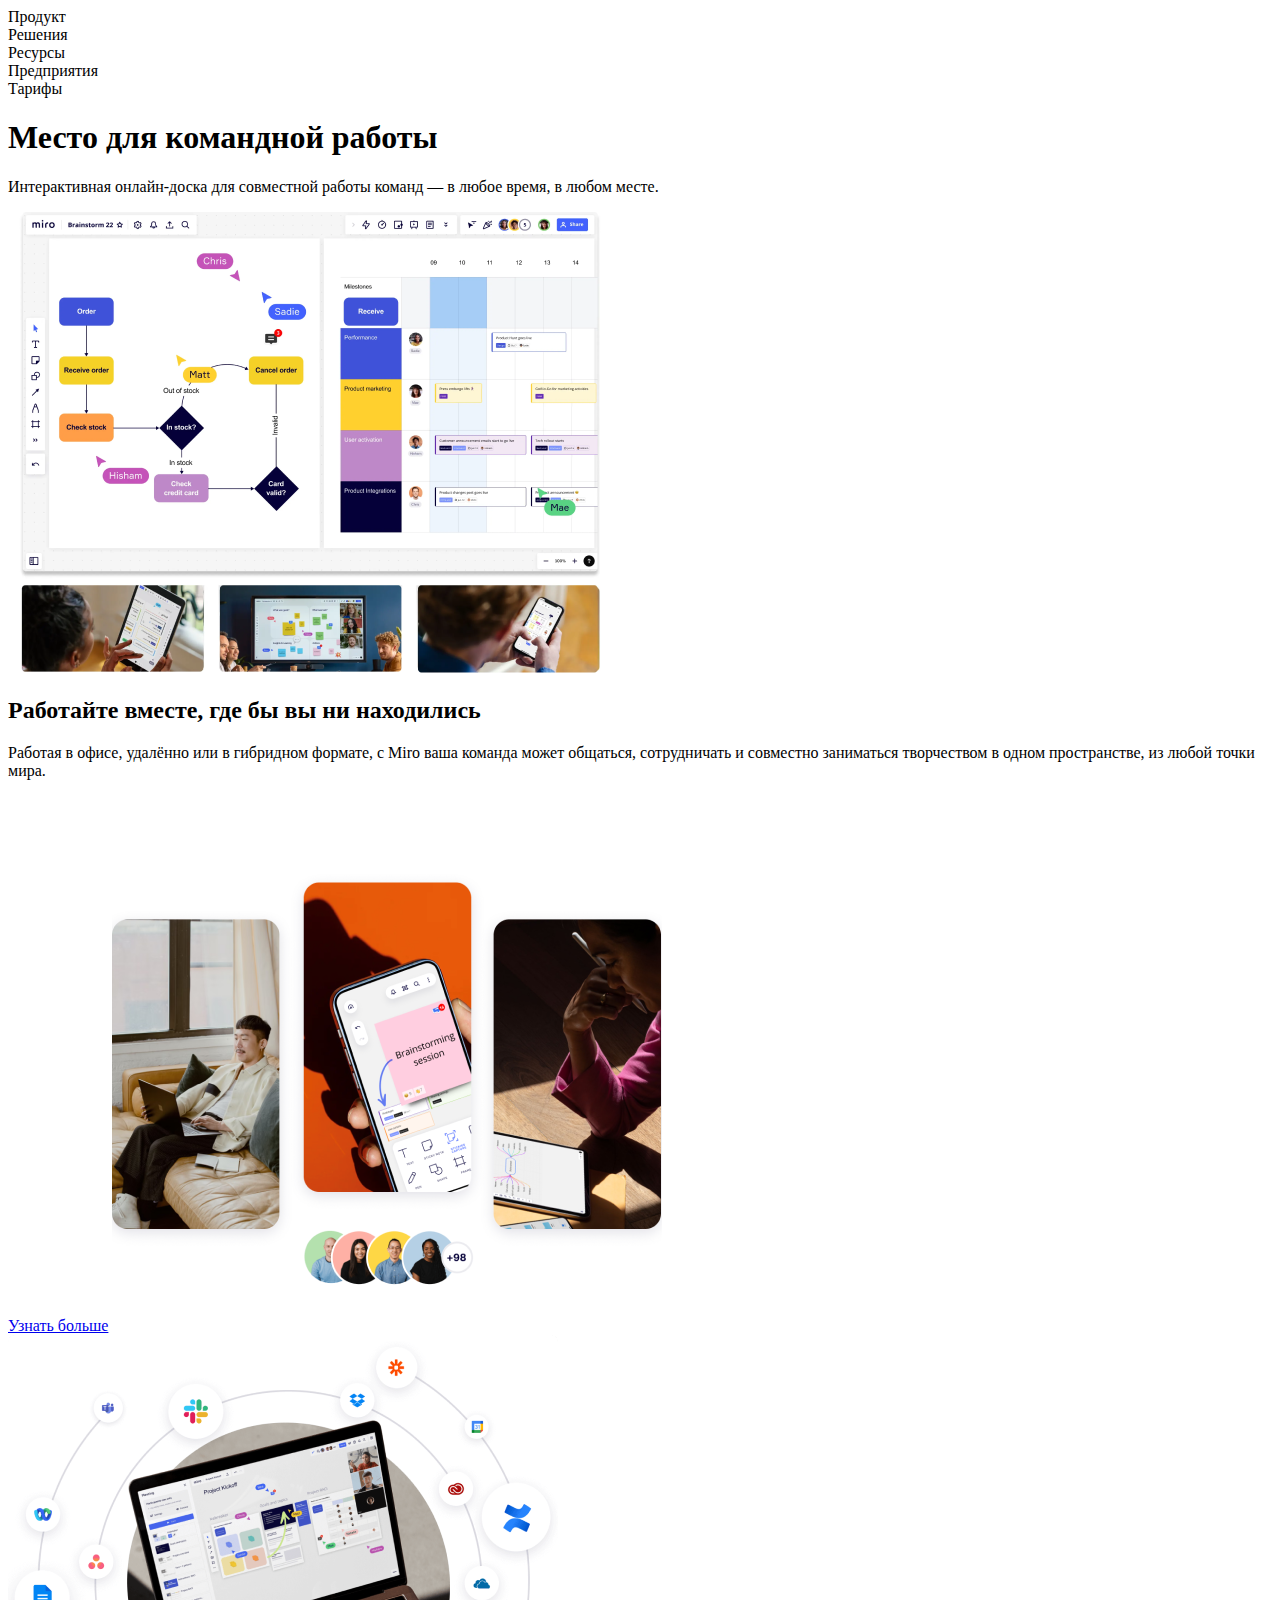
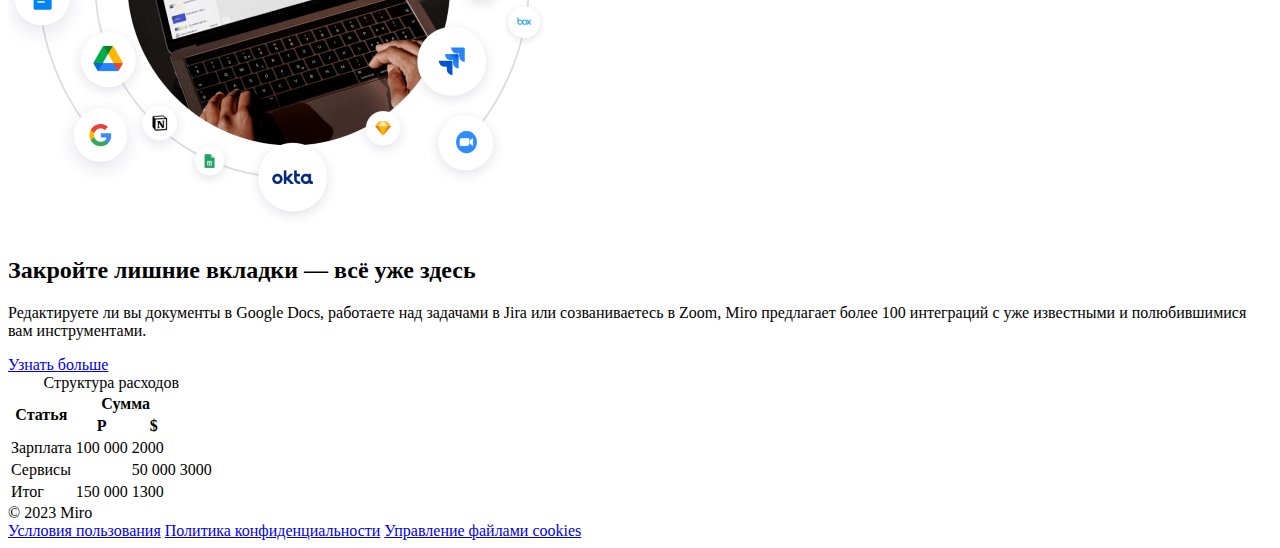
<file: index.html>
<!DOCTYPE html>
<html lang="en">
  <head>
    <meta charset="UTF-8" />
    <meta name="viewport" content="width=device-width, initial-scale=1.0" />
    <title>Miro</title>
  </head>
  <body>
    <header>
      <nav>
        <ui>
          <li>Продукт</li>
          <li>Решения</li>
          <li>Ресурсы</li>
          <li>Предприятия</li>
          <li>Тарифы</li>
        </ui>
      </nav>
    </header>
    <main>
      <section>
        <h1>Место для командной работы</h1>
        <p>
          Интерактивная онлайн-доска для совместной работы команд — в любое
          время, в любом месте.
        </p>
        <form action="/register" method="get"></form>
        <img
          src="./images_4.6/headerimage-without-text 1.png"
          alt="Miro интерфейс"
        />
      </section>
      <section>
        <h2>Работайте вместе, где бы вы ни находились</h2>
        <p>
          Работая в офисе, удалённо или в гибридном формате, с Miro ваша команда
          может общаться, сотрудничать и совместно заниматься творчеством в
          одном пространстве, из любой точки мира.
        </p>
        <a href="#">Узнать больше</a>
        <img src="./images_4.6/IMAGE1.png" alt="Miro работа в любом месте" />
      </section>
      <section>
        <img src="./images_4.6/IMAGE2.png" alt="Miro" />

        <h2>Закройте лишние вкладки — всё уже здесь</h2>
        <p>
          Редактируете ли вы документы в Google Docs, работаете над задачами в
          Jira или созваниваетесь в Zoom, Miro предлагает более 100 интеграций с
          уже известными и полюбившимися вам инструментами.
        </p>
        <a href="#">Узнать больше</a>
      </section>
      <section>
        <table>
            <caption>
                Структура расходов
            </caption>
            <thead>
                <tr>
                    <th rowspan="2">Статья</th>
                    <th colspan="2">Сумма</th>
                </tr>
                <tr>
                    <th>Р</th>
                    <th>$</th>
                </tr>
            </thead>
            <tbody>
                <tr>
                    <td>Зарплата</td>
                    <td>100 000</td>
                    <td>2000</td>
                </tr>
                <tr>
                    <td>Сервисы</td>
                    <td></td>
                    <td>50 000</td>
                    <td>3000</td>
                </tr>
            </tbody>
            <tfoot>
                <tr>
                    <td>Итог</td>
                    <td>150 000</td>
                    <td>1300</td>
                </tr>
            </tfoot>
        </table>
      </section>
    </main>
    <footer>
      <div>&#169; 2023 Miro</div>
      <div>
        <a href="#">Услловия пользования</a>
        <a href="#">Политика конфиденциальности</a>
        <a href="#">Управление файлами cookies</a>
      </div>
    </footer>
  </body>
</html>
</file>
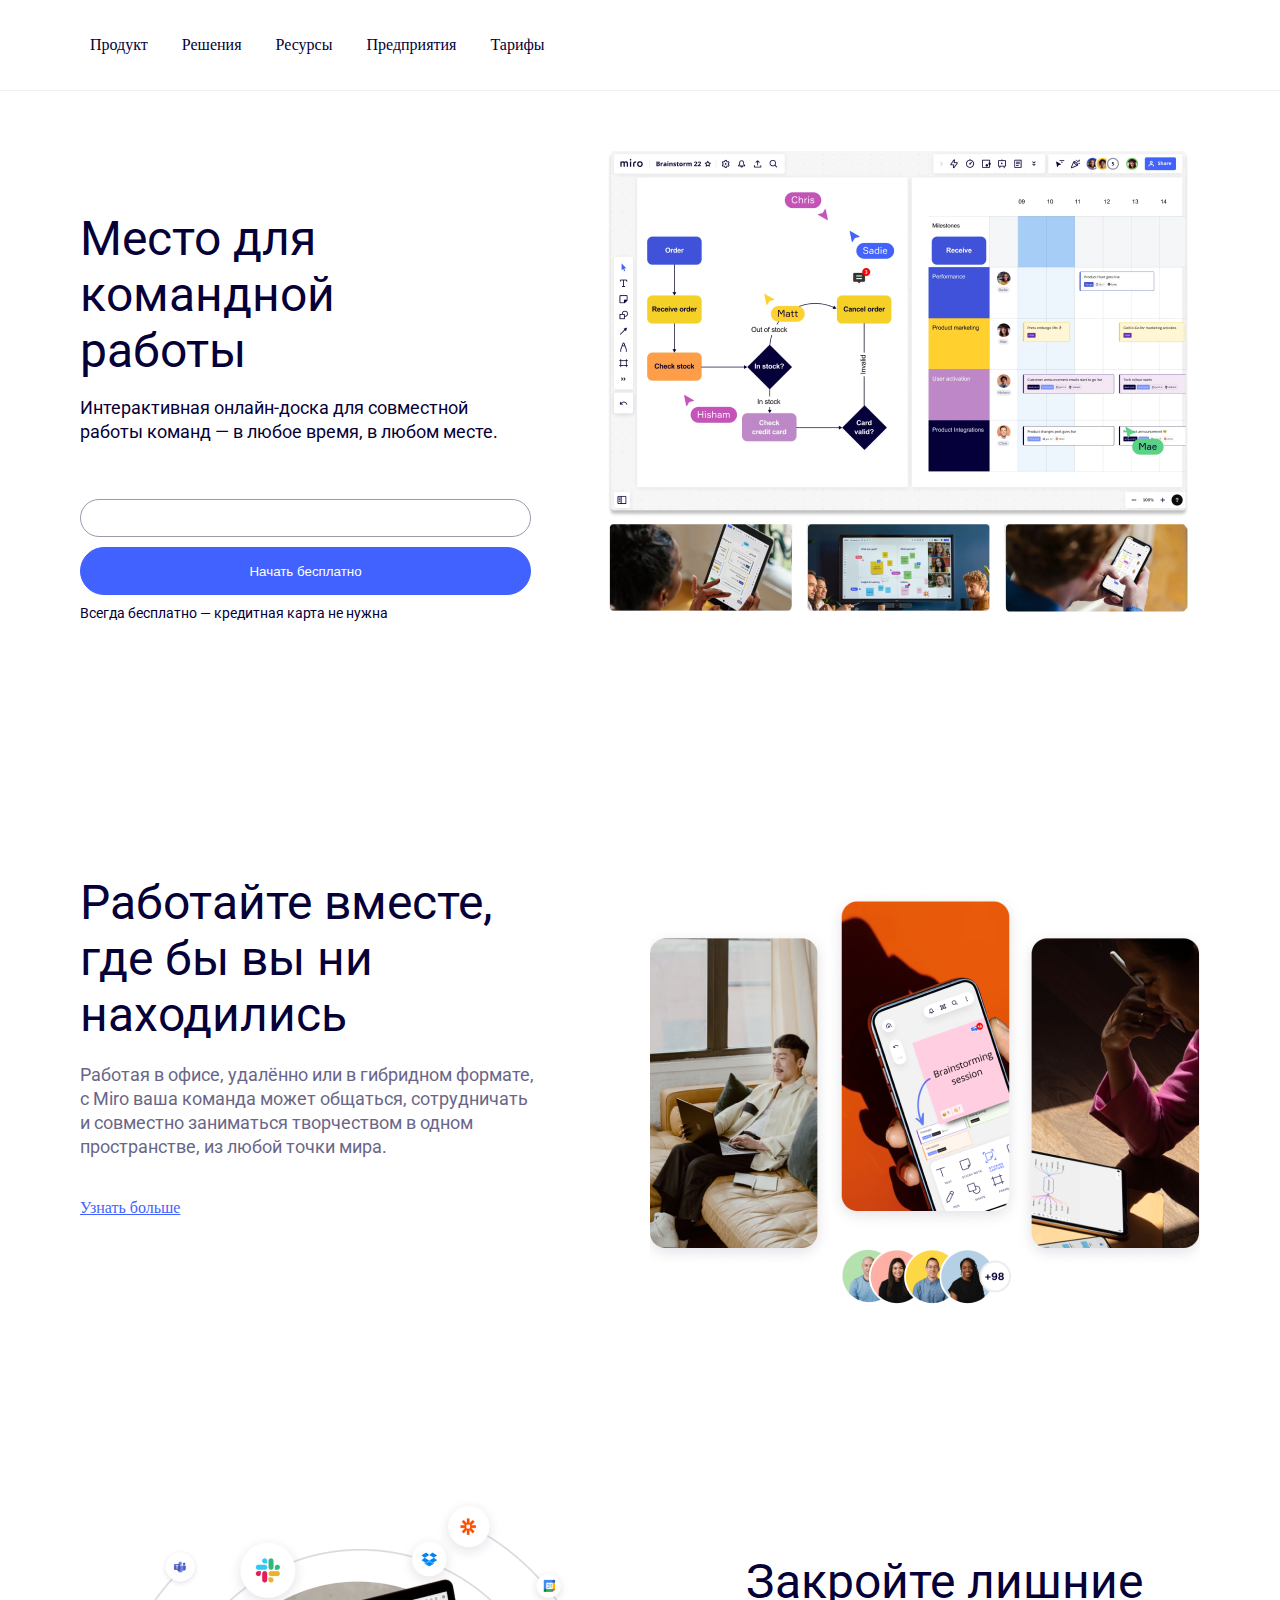
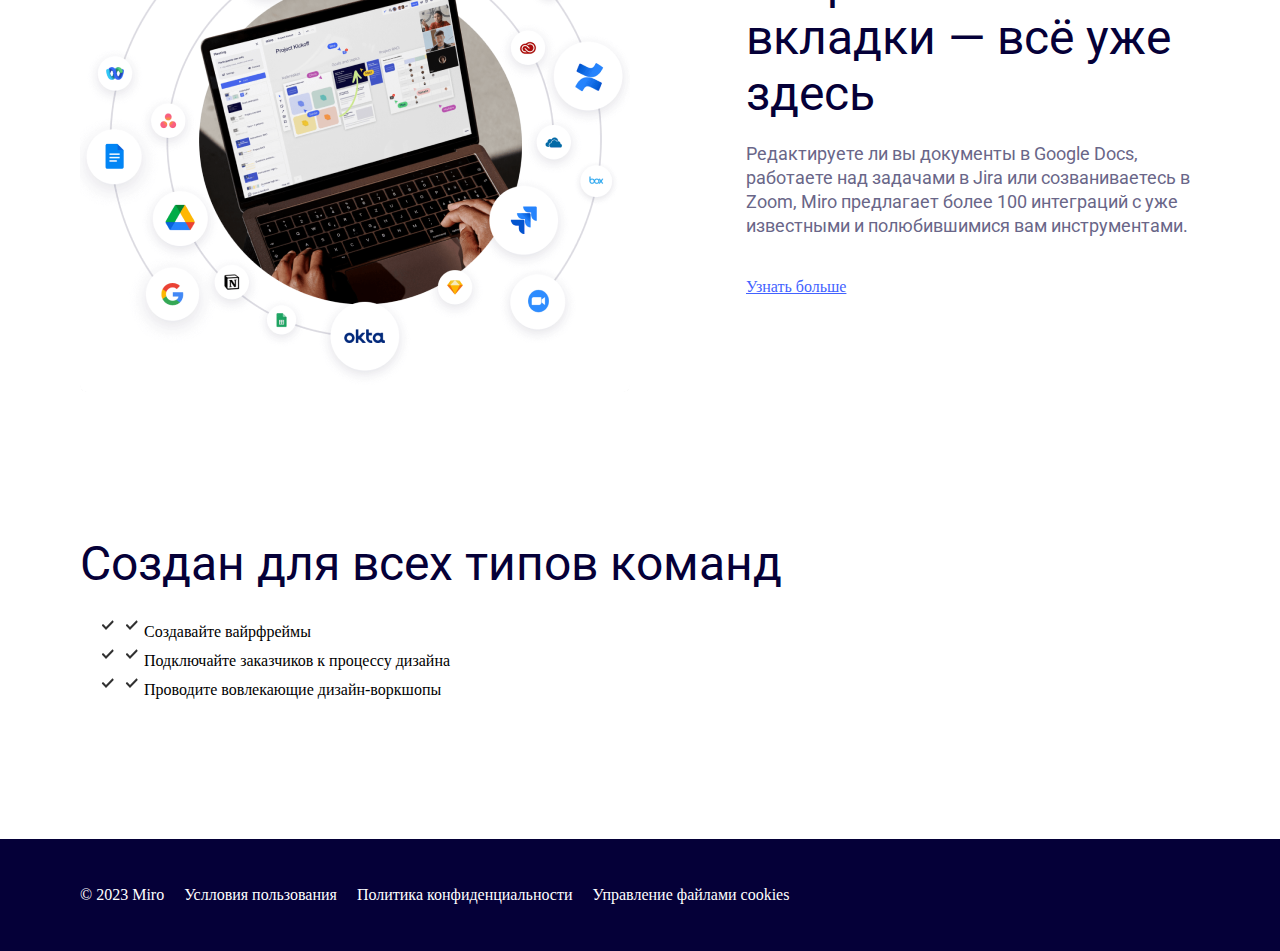
<file: 1-Miro/index.html>
<!DOCTYPE html>
<html lang="en">
  <head>
    <meta charset="UTF-8" />
    <meta name="viewport" content="width=device-width, initial-scale=1.0" />
    <title>Miro</title>
    <link rel="stylesheet" href="./styles/style.css" />
    <link rel="preconnect" href="https://fonts.googleapis.com" />
    <link rel="preconnect" href="https://fonts.gstatic.com" crossorigin />
    <link
      href="https://fonts.googleapis.com/css2?family=Roboto:ital,wght@0,100;0,300;0,400;0,500;0,700;0,900;1,100;1,300;1,400;1,500;1,700;1,900&display=swap"
      rel="stylesheet"
    />
  </head>
  <body>
    <header>
      <nav>
        <ul>
          <li><a href="#">Продукт</a></li>
          <li><a href="#">Решения</a></li>
          <li><a href="#">Ресурсы</a></li>
          <li><a href="#">Предприятия</a></li>
          <li><a href="#">Тарифы</a></li>
        </ul>
      </nav>
    </header>
    <main>
      <section class="firstSection">
        <div>
          <h1>
            Место для<br />
            командной<br />
            работы
          </h1>
          <p class="heroText">
            Интерактивная онлайн-доска для совместной работы команд — в любое
            время, в любом месте.
          </p>
          <form action="/register" method="get" class="heroForm">
            <input type="email" id="email" />
            <button id="heroButton">Начать бесплатно</button>
          </form>
          <p>Всегда бесплатно — кредитная карта не нужна</p>
        </div>
        <div>
          <img
            src="../1-Miro/images/headerimage-without-text 1.png"
            alt="Miro интерфейс"
          />
        </div>
      </section>
      <section class="section">
        <div>
          <h2>Работайте вместе, где бы вы ни находились</h2>
          <p class="sectionText">
            Работая в офисе, удалённо или в гибридном формате, с Miro ваша
            команда может общаться, сотрудничать и совместно заниматься
            творчеством в одном пространстве, из любой точки мира.
          </p>
          <a href="#" class="link">Узнать больше</a>
        </div>
        <div>
          <img src="./images/IMAGE1.png" alt="Miro работа в любом месте" />
        </div>
      </section>
      <section class="section section-reverse">
        <div>
          <h2>Закройте лишние вкладки — всё уже здесь</h2>
          <p class="sectionText">
            Редактируете ли вы документы в Google Docs, работаете над задачами в
            Jira или созваниваетесь в Zoom, Miro предлагает более 100 интеграций
            с уже известными и полюбившимися вам инструментами.
          </p>
          <a href="#" class="link">Узнать больше</a>
        </div>
        <div>
          <img src="./images/IMAGE2.png" alt="Miro" />
        </div>
      </section>
      <section>
        <h2>Создан для всех типов команд</h2>
        <ul class="sectionList">
          <li>Создавайте вайрфреймы</li>
          <li>Подключайте заказчиков к процессу дизайна</li>
          <li>Проводите вовлекающие дизайн-воркшопы</li>
        </ul>
        <!-- <div class="experiment border1">
          Lorem, ipsum dolor sit amet consectetur adipisicing elit. Dignissimos
          earum magnam accusamus, ullam aperiam atque distinctio itaque,
          doloremque blanditiis sint nesciunt eveniet iusto quae eum culpa
          minus, totam facilis possimus!
        </div>
        <div class="experiment">
          Lorem ipsum, dolor sit amet consectetur adipisicing elit. Tenetur
          delectus optio provident voluptas corporis iste aperiam ipsa ab earum
          at, aliquam molestias omnis. At reiciendis dignissimos quae magnam
          quibusdam minus?
        </div> -->
      </section>
    </main>
    <footer>
      <div>
        <div>&#169; 2023 Miro</div>
          <a href="#">Услловия пользования</a>
          <a href="#">Политика конфиденциальности</a>
          <a href="#">Управление файлами cookies</a>

      </div>
      
    </footer>
  </body>
</html>
</file>
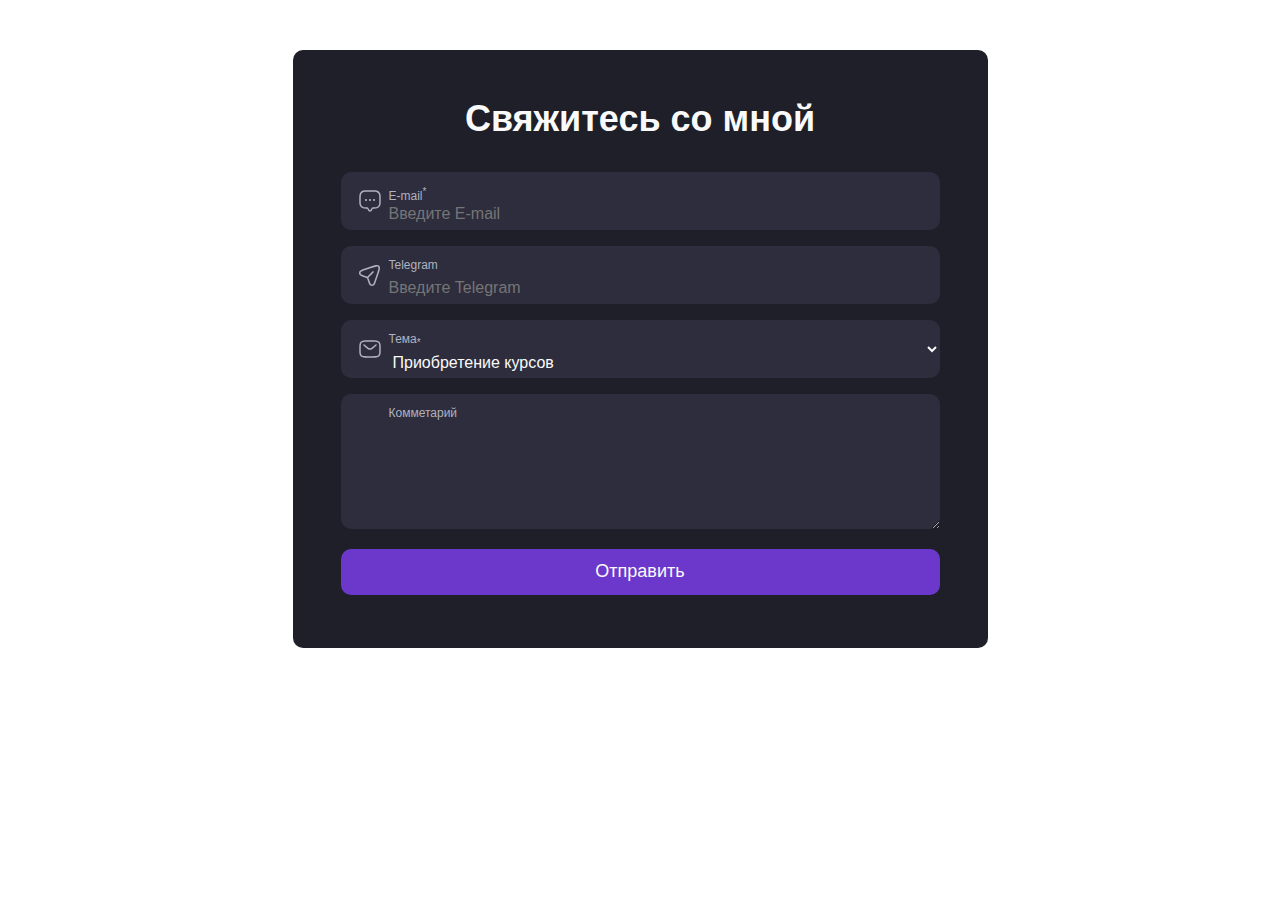
<file: 2-PurpleForm/index.html>
<!DOCTYPE html>
<html lang="en">
  <head>
    <meta charset="UTF-8" />
    <meta name="viewport" content="width=device-width, initial-scale=1.0" />
    <title>Document</title>
    <link rel="stylesheet" href="./styles/style.css" />
  </head>
  <body>
    <main>
      <h1>Свяжитесь со мной</h1>
      <form action="#" method="get">
        <div class="inputField">
          <label for="email" class="labelField">E-mail<sup>*</sup></label>
          <img
            class="icoInput"
            src="../2-PurpleForm/images/topic.svg"
            alt="topic"
          />
          <input
            type="email"
            placeholder="Введите E-mail"
            name="email"
            id="email"
            required
          />
        </div>
        <div class="inputField">
          <label for="telegram" class="labelField">Telegram</label>
          <img
            class="icoInput"
            src="../2-PurpleForm/images/telegram.svg"
            alt="telegram"
          />
          <input
            type="text"
            placeholder="Введите Telegram"
            name="telegram"
            id="telegram"
          />
        </div>
        <div class="inputField">
          <label for="theme" class="labelField">Тема<sub>*</sub></label>
          <img
            class="icoInput"
            src="../2-PurpleForm/images/message.svg"
            alt="telegram"
          />
          <select name="theme" id="theme" required>
            <option value="1">Приобретение курсов</option>
            <option value="feedback">Обратная связь</option>
          </select>
        </div>
        <div class="inputField">
          <label for="comment" class="labelField">Комметарий</label>
          <textarea name="comment" id="comment" cols="30" rows="10"></textarea>
        </div>
        <button>Отправить</button>
      </form>
    </main>
  </body>
</html>
</file>
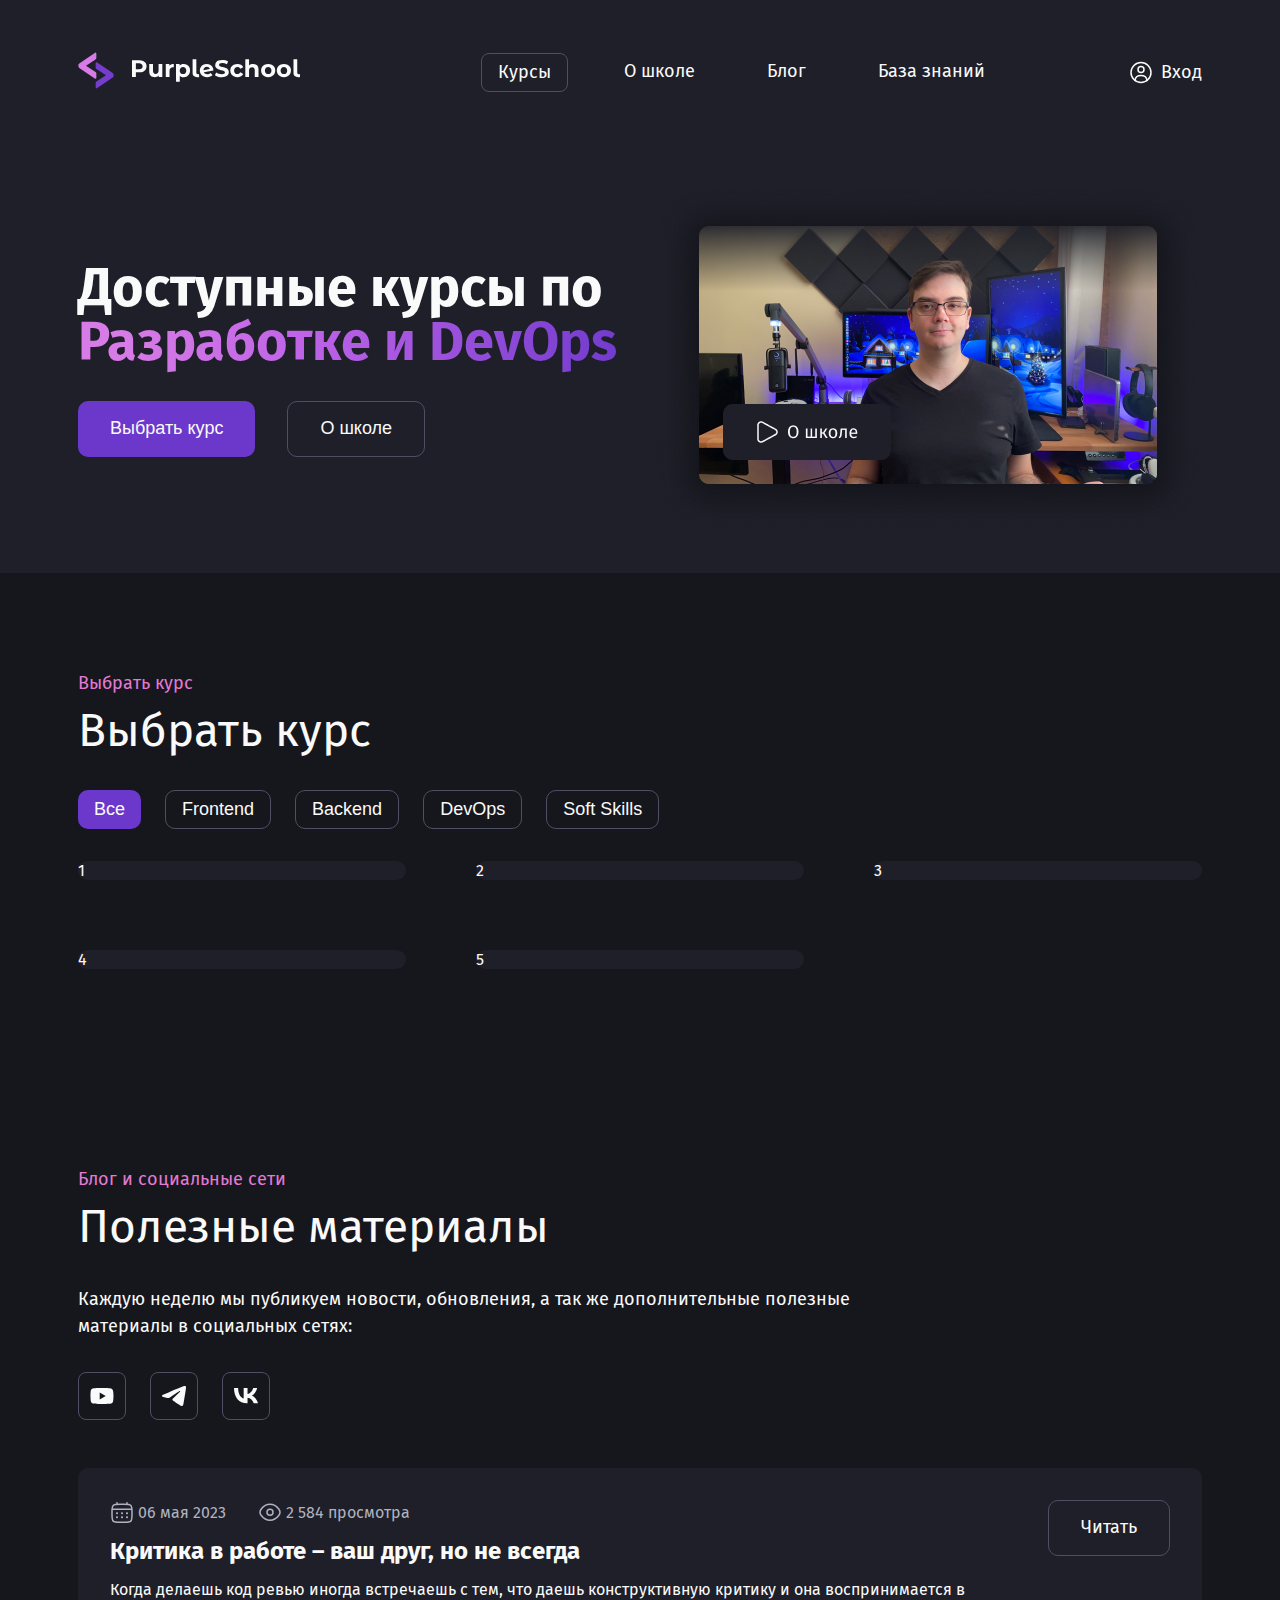
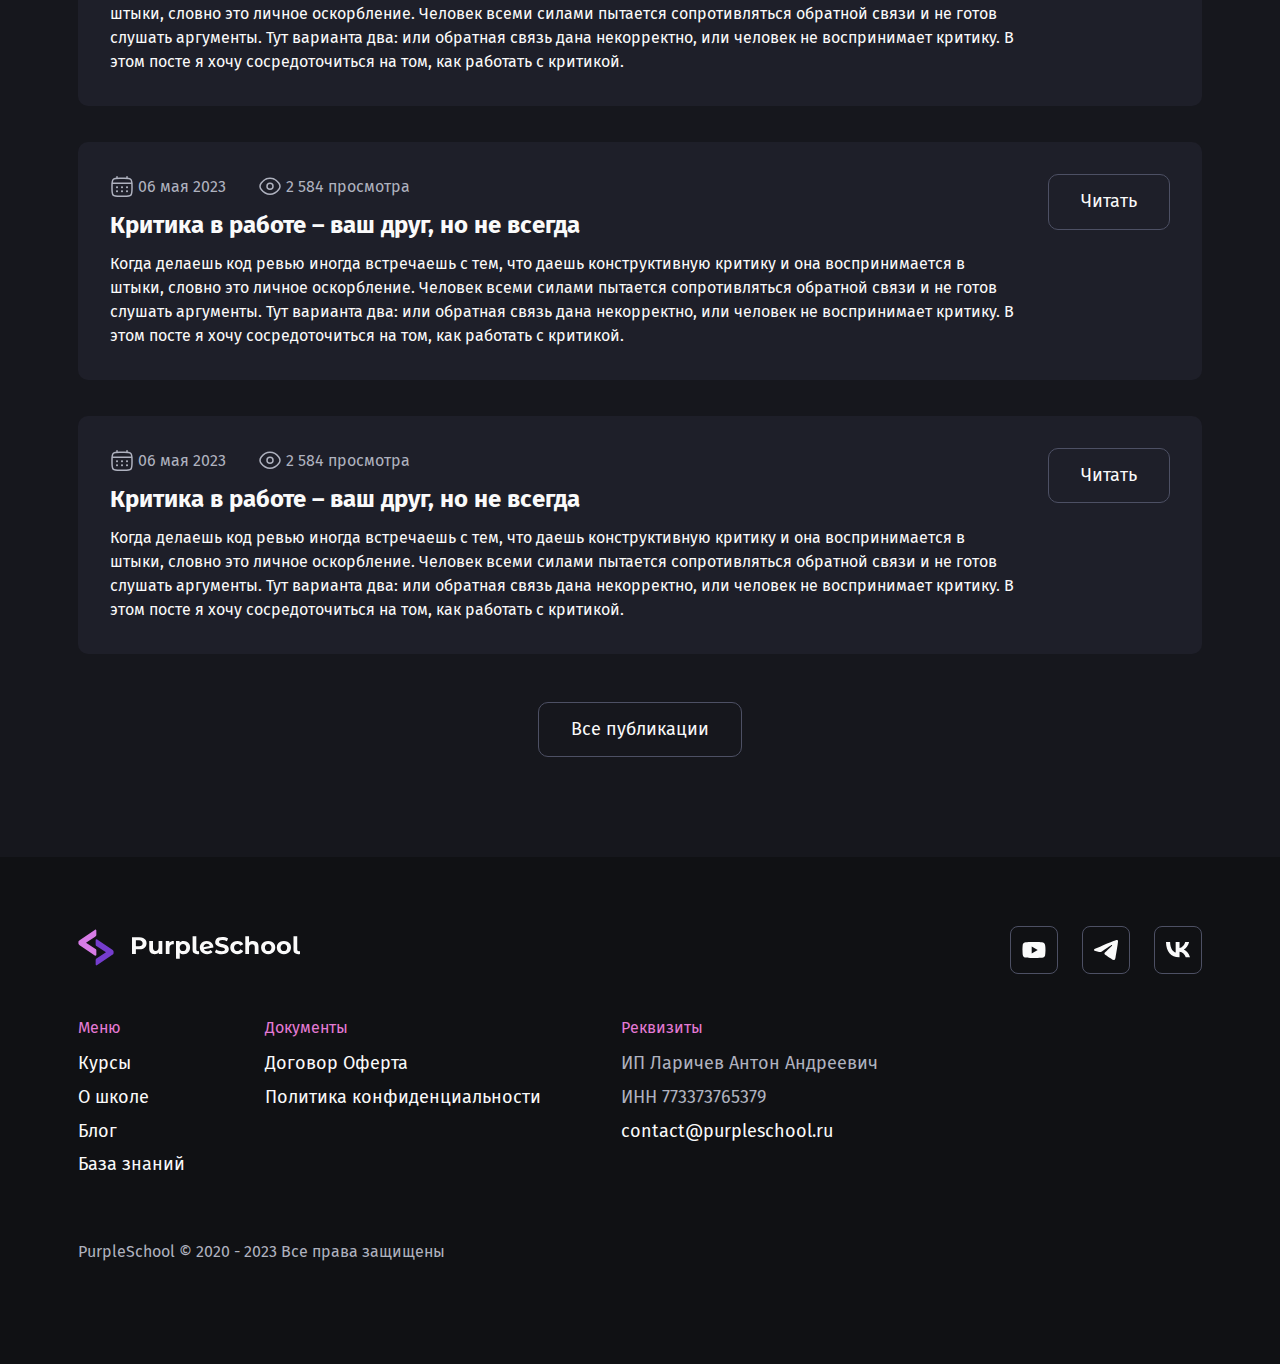
<file: 3-PurpleSchool/index.html>
<!DOCTYPE html>
<html lang="en">
  <head>
    <meta charset="UTF-8" />
    <meta http-equiv="X-UA-Compatible" content="IE=edge" />
    <meta name="viewport" content="width=device-width, initial-scale=1.0" />
    <title>Школа разработки PurpleSchool</title>
    <link rel="preconnect" href="https://fonts.googleapis.com" />
    <link rel="preconnect" href="https://fonts.gstatic.com" crossorigin />
    <link
      href="https://fonts.googleapis.com/css2?family=Fira+Sans:wght@400;700&display=swap"
      rel="stylesheet"
    />
    <link rel="stylesheet" href="./styles/global.css" />
    <link rel="stylesheet" href="./styles/footer.css" />
    <link rel="stylesheet" href="./styles/header.css" />
    <link rel="stylesheet" href="./styles/components.css" />
    <link rel="stylesheet" href="./styles/page.css" />
  </head>
  <body>
    <header class="header">
      <div class="header__wrapper">
        <a href="#"
          ><img
            class="header__logo"
            src="./images/logo.svg"
            alt="Логотип PurpleSchool"
        /></a>
        <nav>
          <ul class="menu">
            <li class="menu__item menu__item_active"><a href="#">Курсы</a></li>
            <li class="menu__item"><a href="#">О школе</a></li>
            <li class="menu__item"><a href="#">Блог</a></li>
            <li class="menu__item"><a href="#">База знаний</a></li>
          </ul>
        </nav>
        <a class="header__login" href="#" aria-label="Вход в личный кабинет">
          <img src="./images/user.svg" alt="Иконка пользователя" />
          <div>Вход</div>
        </a>
        <button
          class="header__mobile-menu-button"
          aria-expanded="false"
          aria-haspopup="true"
        >
          <img src="./images/menu.svg" alt="Мобильное меню" />
        </button>
      </div>
    </header>
    <section class="section section_light">
      <div class="hero">
        <div class="hero__left">
          <h1 class="hero__h1">
            Доступные курсы по<br />
            <span class="hero__h1_gradient">Разработке и DevOps</span>
          </h1>
          <div class="hero__cta">
            <button class="button button_primary">Выбрать курс</button>
            <button class="button button_ghost">О школе</button>
          </div>
        </div>
        <img
          class="hero__right"
          src="./images/video.png"
          alt="Видео с автором"
        />
      </div>
    </section>
	<section class="section">
      <div class="section__wrapper">
        <div class="headling">
          <div class="headling__top">Выбрать курс</div>
          <h2 class="headling__buttom">Выбрать курс</h2>
        </div>
		<div class="chip_wrapper">
			<button class="chip chip_active">Все</button>
			<button class="chip">Frontend</button>
			<button class="chip">Backend</button>
			<button class="chip">DevOps</button>
			<button class="chip">Soft Skills</button>
		</div>
		<div class="courses_wrapper">
			<div class="course-card">1</div>
			<div class="course-card">2</div>
			<div class="course-card">3</div>
			<div class="course-card">4</div>
			<div class="course-card">5</div>
		</div>
    </section>
    <section class="section">
      <div class="section__wrapper">
        <div class="headling">
          <div class="headling__top">Блог и социальные сети</div>
          <h2 class="headling__buttom">Полезные материалы</h2>
        </div>
        <p class="paragraph paragraph_32">
          Каждую неделю мы публикуем новости, обновления, а так же
          дополнительные полезные материалы в социальных сетях:
        </p>
        <div class="social-icons">
          <a href="#" class="social-icons__icon">
            <img src="./images/social/youtube.svg" alt="Youtube PurpleSchool" />
          </a>
          <a href="#" class="social-icons__icon">
            <img
              src="./images/social/telegram.svg"
              alt="Telegram PurpleSchool"
            />
          </a>
          <a href="#" class="social-icons__icon">
            <img src="./images/social/vk.svg" alt="ВКонтакте PurpleSchool" />
          </a>
        </div>
        <div class="post-wrapper">
          <article class="post card card__32">
            <div class="post__content">
              <div class="post__stats">
                <div class="post__stat">
                  <img
                    src="./images/calendar-icon.svg"
                    alt="Иконка календаря"
                  />
                  06 мая 2023
                </div>
                <div class="post__stat">
                  <img src="./images/view-icon.svg" alt="Иконка календаря" />
                  2 584 просмотра
                </div>
              </div>
              <h3 class="post__header">
                Критика в работе – ваш друг, но не всегда
              </h3>
              <div class="post__description">
                Когда делаешь код ревью иногда встречаешь с тем, что даешь
                конструктивную критику и она воспринимается в штыки, словно это
                личное оскорбление. Человек всеми силами пытается сопротивляться
                обратной связи и не готов слушать аргументы. Тут варианта два:
                или обратная связь дана некорректно, или человек не воспринимает
                критику. В этом посте я хочу сосредоточиться на том, как
                работать с критикой.
              </div>
            </div>
            <div class="post__button">
              <a href="#" class="button button_ghost">Читать</a>
            </div>
          </article>
          <article class="post card card__32">
            <div class="post__content">
              <div class="post__stats">
                <div class="post__stat">
                  <img
                    src="./images/calendar-icon.svg"
                    alt="Иконка календаря"
                  />
                  06 мая 2023
                </div>
                <div class="post__stat">
                  <img src="./images/view-icon.svg" alt="Иконка календаря" />
                  2 584 просмотра
                </div>
              </div>
              <h3 class="post__header">
                Критика в работе – ваш друг, но не всегда
              </h3>
              <div class="post__description">
                Когда делаешь код ревью иногда встречаешь с тем, что даешь
                конструктивную критику и она воспринимается в штыки, словно это
                личное оскорбление. Человек всеми силами пытается сопротивляться
                обратной связи и не готов слушать аргументы. Тут варианта два:
                или обратная связь дана некорректно, или человек не воспринимает
                критику. В этом посте я хочу сосредоточиться на том, как
                работать с критикой.
              </div>
            </div>
            <div class="post__button">
              <a href="#" class="button button_ghost">Читать</a>
            </div>
          </article>
          <article class="post card card__32">
            <div class="post__content">
              <div class="post__stats">
                <div class="post__stat">
                  <img
                    src="./images/calendar-icon.svg"
                    alt="Иконка календаря"
                  />
                  06 мая 2023
                </div>
                <div class="post__stat">
                  <img src="./images/view-icon.svg" alt="Иконка календаря" />
                  2 584 просмотра
                </div>
              </div>
              <h3 class="post__header">
                Критика в работе – ваш друг, но не всегда
              </h3>
              <div class="post__description">
                Когда делаешь код ревью иногда встречаешь с тем, что даешь
                конструктивную критику и она воспринимается в штыки, словно это
                личное оскорбление. Человек всеми силами пытается сопротивляться
                обратной связи и не готов слушать аргументы. Тут варианта два:
                или обратная связь дана некорректно, или человек не воспринимает
                критику. В этом посте я хочу сосредоточиться на том, как
                работать с критикой.
              </div>
            </div>
            <div class="post__button">
              <a href="#" class="button button_ghost">Читать</a>
            </div>
          </article>
        </div>
        <div class="button-more">
          <a href="#" class="button button_ghost">Все публикации</a>
        </div>
      </div>
    </section>
    <footer class="footer">
      <div class="footer__wrapper">
        <div class="footer__social">
          <a href="#"
            ><img
              class="footer__logo"
              src="./images/logo.svg"
              alt="Логотип PurpleSchool"
          /></a>
          <div class="social-icons">
            <a href="#" class="social-icons__icon">
              <img
                src="./images/social/youtube.svg"
                alt="Youtube PurpleSchool"
              />
            </a>
            <a href="#" class="social-icons__icon">
              <img
                src="./images/social/telegram.svg"
                alt="Telegram PurpleSchool"
              />
            </a>
            <a href="#" class="social-icons__icon">
              <img src="./images/social/vk.svg" alt="ВКонтакте PurpleSchool" />
            </a>
          </div>
        </div>
        <div class="footer__menu">
          <nav>
            <div class="footer__menu-header">Меню</div>
            <ul class="menu-small">
              <li class="menu-small__item"><a href="#">Курсы</a></li>
              <li class="menu-small__item"><a href="#">О школе</a></li>
              <li class="menu-small__item"><a href="#">Блог</a></li>
              <li class="menu-small__item"><a href="#">База знаний</a></li>
            </ul>
          </nav>
          <div>
            <div class="footer__menu-header">Документы</div>
            <ul class="menu-small">
              <li class="menu-small__item"><a href="#">Договор Оферта</a></li>
              <li class="menu-small__item">
                <a href="#">Политика конфиденциальности</a>
              </li>
            </ul>
          </div>
          <div>
            <div class="footer__menu-header">Реквизиты</div>
            <ul class="menu-small">
              <li class="menu-small__item">ИП Ларичев Антон Андреевич</li>
              <li class="menu-small__item">ИНН 773373765379</li>
              <li class="menu-small__item">
                <a href="mailto:contact@purpleschool.ru"
                  >contact@purpleschool.ru</a
                >
              </li>
            </ul>
          </div>
        </div>
        <div class="footer__copywrite">
          PurpleSchool © 2020 - 2023 Все права защищены
        </div>
      </div>
    </footer>
  </body>
</html>
</file>
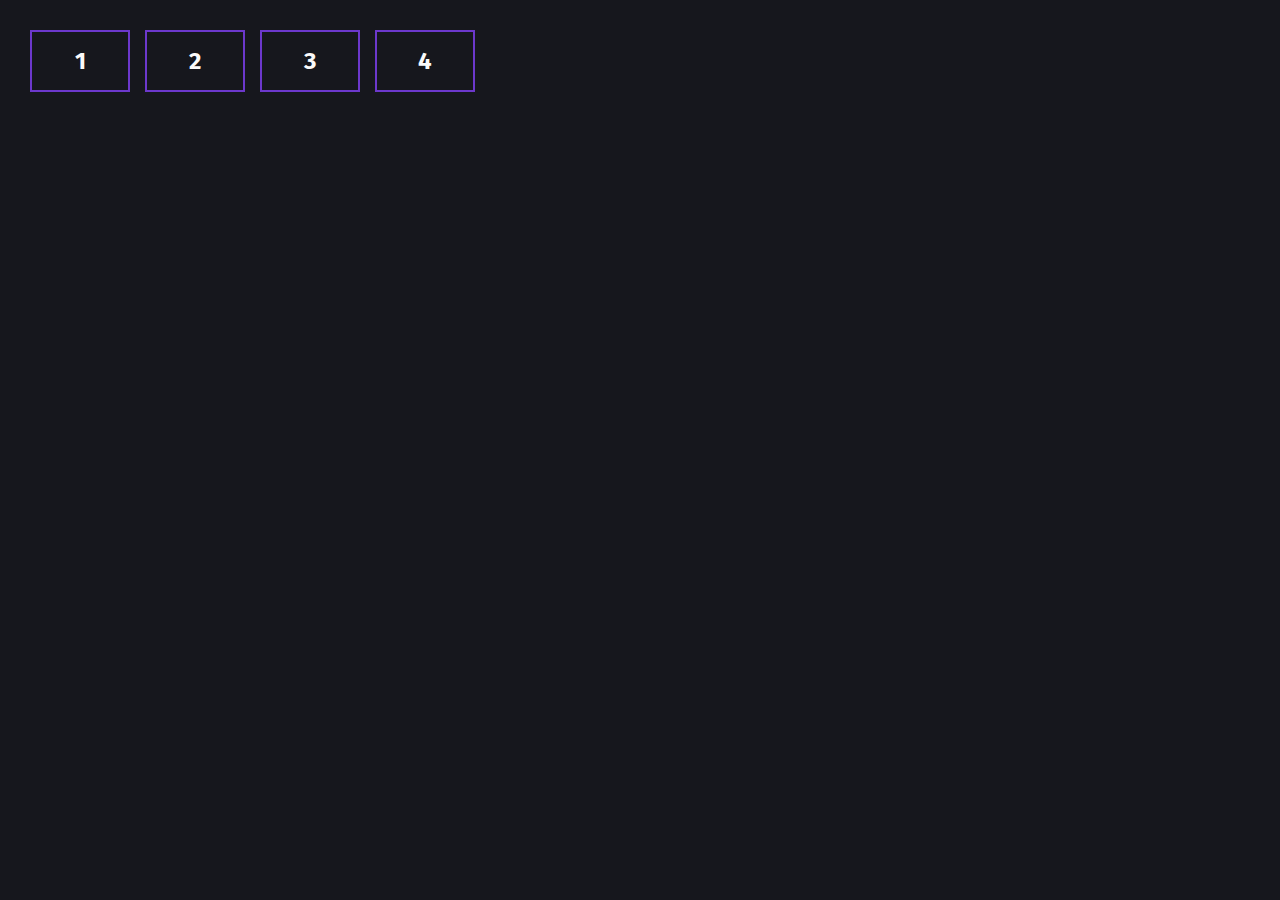
<file: 4-Grid/index.html>
<!DOCTYPE html>
<html lang="en">
<head>
    <meta charset="UTF-8">
    <meta name="viewport" content="width=device-width, initial-scale=1.0">
    <title>Grids</title>
    <link rel="preconnect" href="https://fonts.googleapis.com">
    <link rel="preconnect" href="https://fonts.gstatic.com" crossorigin>
    <link href="https://fonts.googleapis.com/css2?family=Fira+Sans:wght@400;700&display=swap" rel="stylesheet">
    <link rel="stylesheet" href="./styles/style.css">
</head>
<body>
    <div class="wrapper">
        <div class="item">1</div>
        <div class="item">2</div>
        <div class="item">3</div>
        <div class="item">4</div>
        <!-- <div class="item">5</div>
        <div class="item">6</div>
        <div class="item">7</div>
        <div class="item">8</div>
        <div class="item item_9">9</div>
        <div class="item">10</div>
        <div class="item item_11">11</div>
        <div class="item">12</div>
        <div class="item">13</div>
        <div class="item">14</div>
        <div class="item">15</div>
        <div class="item">16</div>
        <div class="item">17</div>
        <div class="item">18</div> -->
    </div>
</body>
</html>
</file>
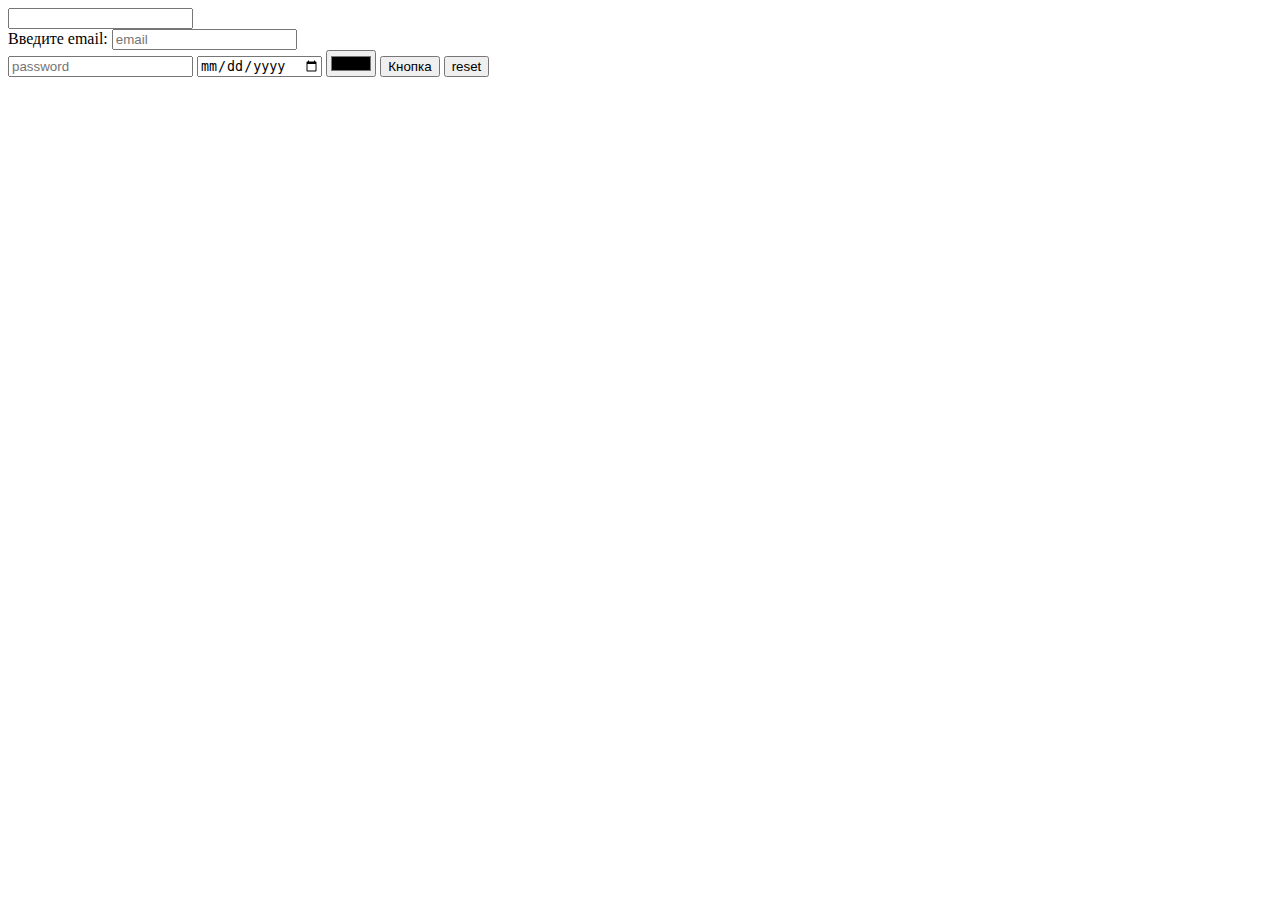
<file: demo.html>
<!DOCTYPE html>
<html lang="en">
<head>
    <meta charset="UTF-8">
    <meta name="viewport" content="width=device-width, initial-scale=1.0">
    <title>Document</title>
</head>
<body>
    <form action="/text">
        <input type="text">
        <div>
            <label for="email">Введите email:</label>
            <input type="email" placeholder="email" id="email">
        </div>
        <input type="password" placeholder="password">
        <input type="date" name="" id="" placeholder="Дата рождения">
        <input type="color" name="" id="">
        <button type="submit">Кнопка</button>
        <button type="reset">reset</button> 
    </form>
</body>
</html>
</file>
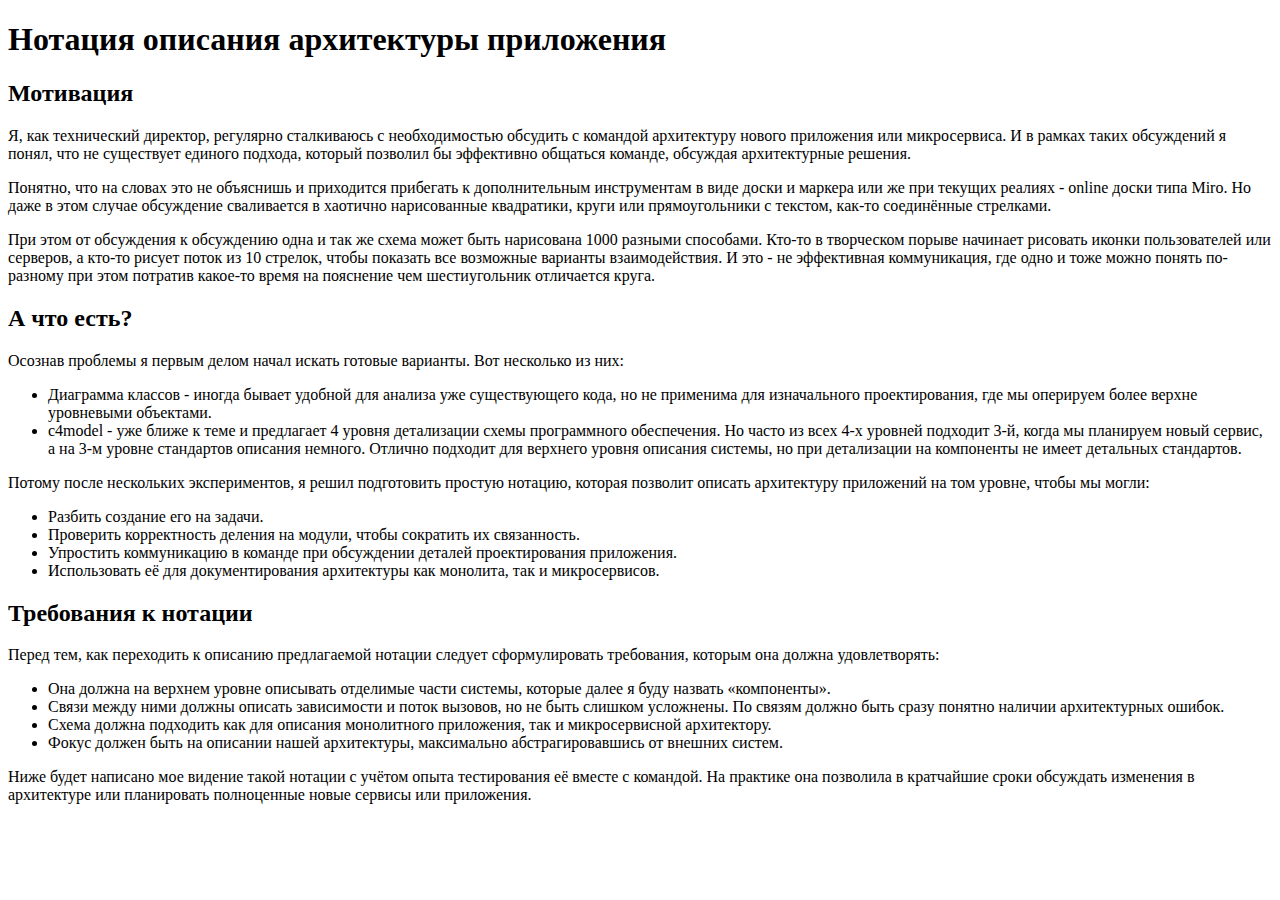
<file: exercise_3.7.html>
<!DOCTYPE html>
<html lang="en">

<head>
    <meta charset="UTF-8">
    <meta name="viewport" content="width=device-width, initial-scale=1.0">
    <title>Упражнение 3.7</title>
</head>

<body>
    <h1>Нотация описания архитектуры приложения</h1>
    <h2>
        Мотивация
    </h2>
    <p>
        Я, как технический директор, регулярно сталкиваюсь с необходимостью обсудить с командой архитектуру нового
        приложения
        или микросервиса. И в рамках таких обсуждений я понял, что не существует единого подхода, который позволил бы
        эффективно
        общаться команде, обсуждая архитектурные решения.
    </p>
    <p>
        Понятно, что на словах это не объяснишь и приходится прибегать к дополнительным инструментам в виде доски и
        маркера
        или
        же при текущих реалиях - online доски типа Miro. Но даже в этом случае обсуждение сваливается в хаотично
        нарисованные
        квадратики, круги или прямоугольники с текстом, как-то соединённые стрелками.
    </p>
    <p>
        При этом от обсуждения к обсуждению одна и так же схема может быть нарисована 1000 разными способами. Кто-то в
        творческом порыве начинает рисовать иконки пользователей или серверов, а кто-то рисует поток из 10 стрелок,
        чтобы
        показать все возможные варианты взаимодействия. И это - не эффективная коммуникация, где одно и тоже можно
        понять
        по-разному при этом потратив какое-то время на пояснение чем шестиугольник отличается круга.
    </p>
    <h2>
        А что есть?
    </h2>
    <p>
        Осознав проблемы я первым делом начал искать готовые варианты. Вот несколько из них:
    </p>
    <ul>
        <li>
            Диаграмма классов - иногда бывает удобной для анализа уже существующего кода, но не применима для
            изначального
            проектирования, где мы оперируем более верхне уровневыми объектами.
        </li>
        <li>
            c4model - уже ближе к теме и предлагает 4 уровня детализации схемы программного обеспечения. Но часто из
            всех 4-х
            уровней подходит 3-й, когда мы планируем новый сервис, а на 3-м уровне стандартов описания немного. Отлично
            подходит
            для
            верхнего уровня описания системы, но при детализации на компоненты не имеет детальных стандартов.
        </li>
    </ul>
    <p>
        Потому после нескольких экспериментов, я решил подготовить простую нотацию, которая позволит описать архитектуру
        приложений на том уровне, чтобы мы могли:
    </p>
    <ul>
        <li>Разбить создание его на задачи.</li>
        <li>Проверить корректность деления на модули, чтобы сократить их связанность.</li>
        <li>Упростить коммуникацию в команде при обсуждении деталей проектирования приложения.</li>
        <li>Использовать её для документирования архитектуры как монолита, так и микросервисов.</li>
    </ul>
    <h2>Требования к нотации</h2>
    <p>Перед тем, как переходить к описанию предлагаемой нотации следует сформулировать требования, которым она должна
        удовлетворять:</p>
    <ul>
        <li>Она должна на верхнем уровне описывать отделимые части системы, которые далее я буду назвать «компоненты».
        </li>
        <li>Связи между ними должны описать зависимости и поток вызовов, но не быть слишком усложнены. По связям должно
            быть сразу понятно наличии архитектурных ошибок.</li>
        <li>Схема должна подходить как для описания монолитного приложения, так и микросервисной архитектору.</li>
        <li>Фокус должен быть на описании нашей архитектуры, максимально абстрагировавшись от внешних систем.</li>
    </ul>
    <p>Ниже будет написано мое видение такой нотации с учётом опыта тестирования её вместе с командой. На практике она
        позволила в кратчайшие сроки обсуждать изменения в архитектуре или планировать полноценные новые сервисы или
        приложения.
    </p>
</body>
</html>
</file>
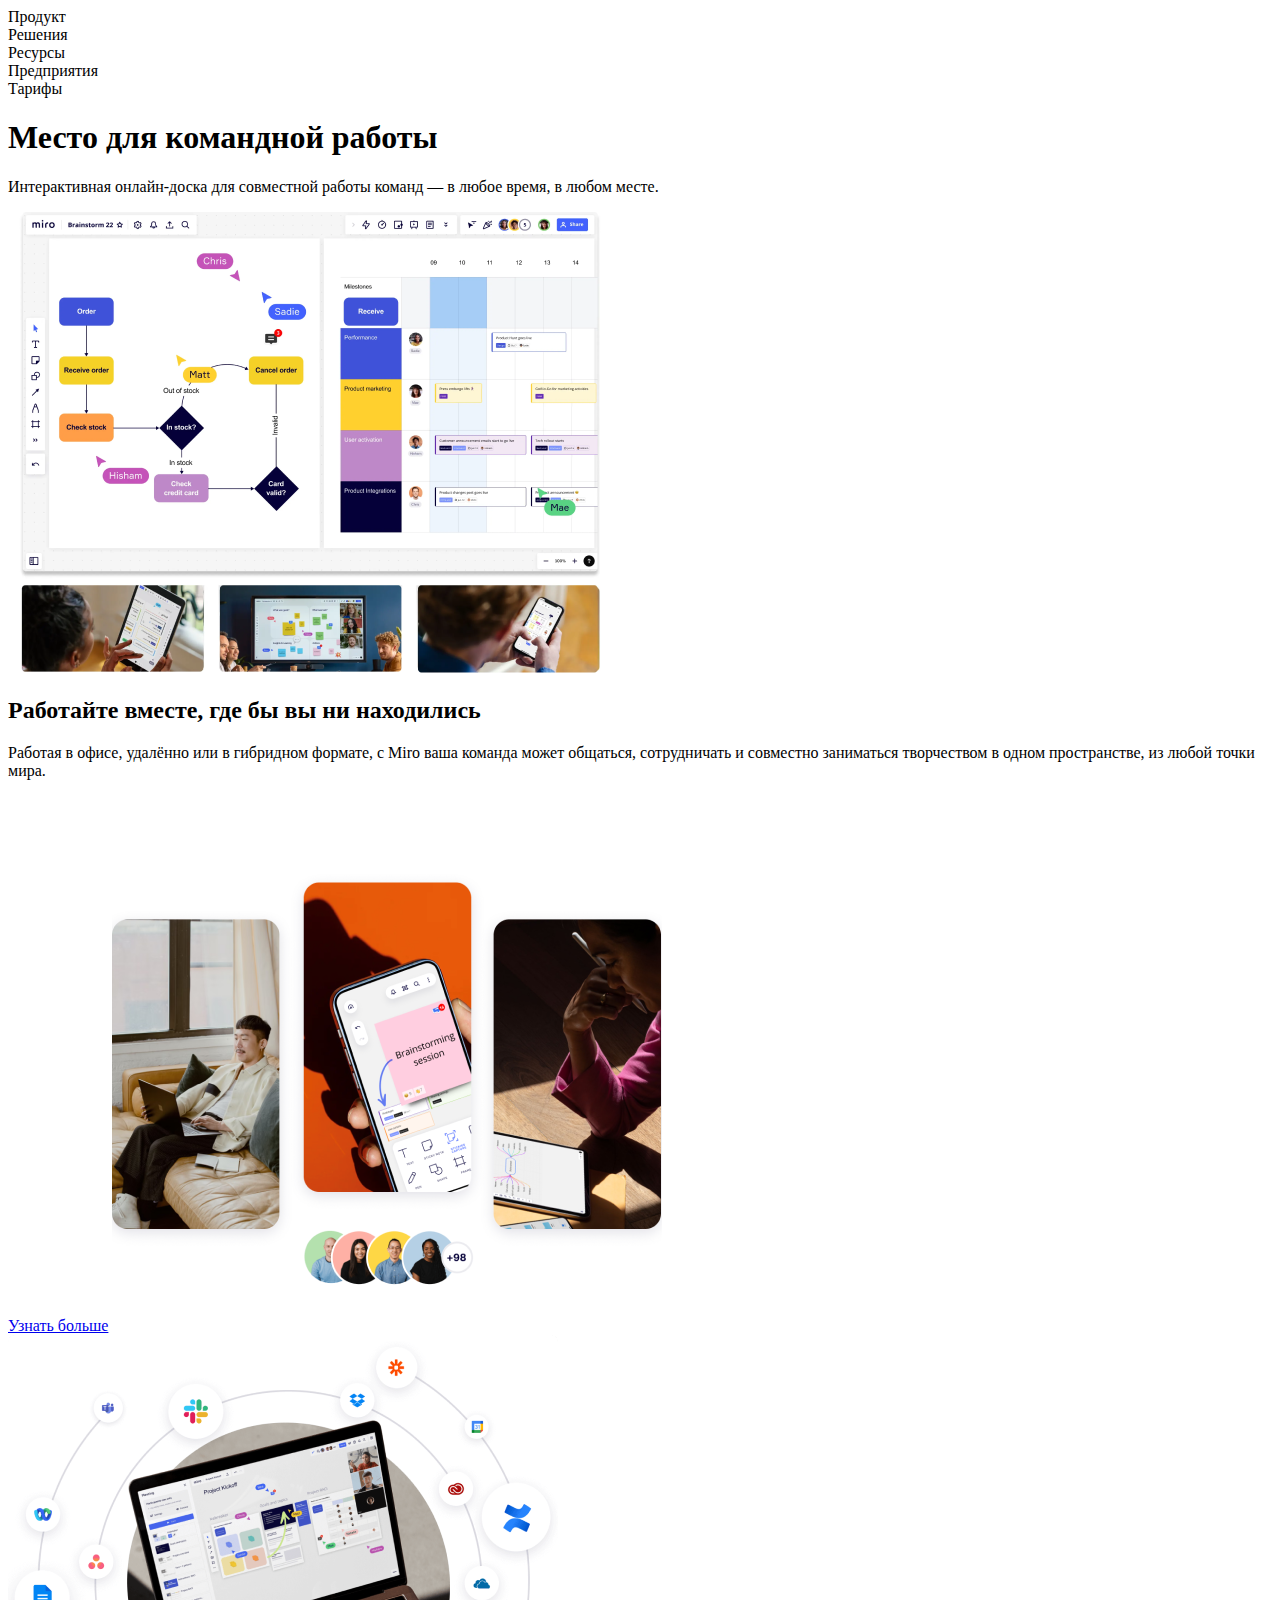
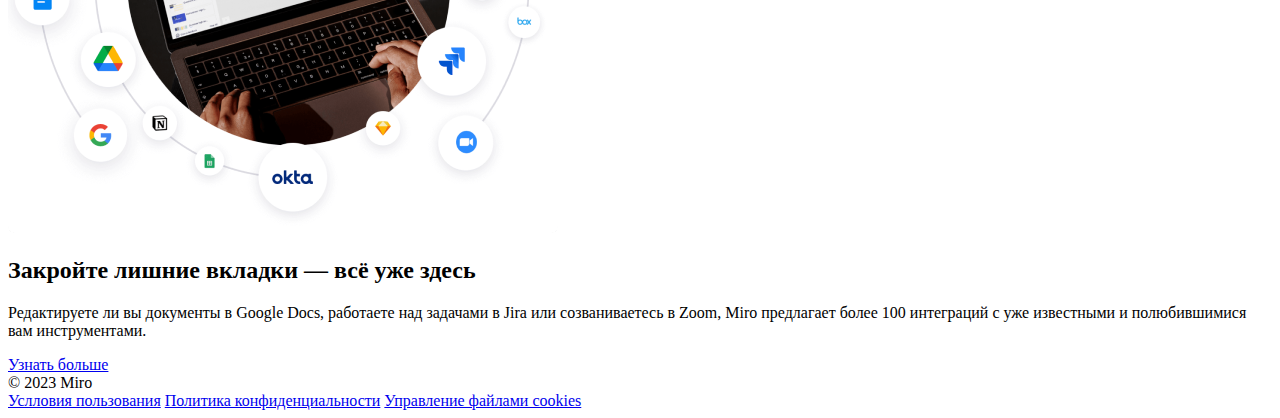
<file: exercise_4.6.html>
<!DOCTYPE html>
<html lang="en">
  <head>
    <meta charset="UTF-8" />
    <meta name="viewport" content="width=device-width, initial-scale=1.0" />
    <title>Miro</title>
  </head>
  <body>
    <header>
      <nav>
        <ui>
          <li>Продукт</li>
          <li>Решения</li>
          <li>Ресурсы</li>
          <li>Предприятия</li>
          <li>Тарифы</li>
        </ui>
      </nav>
    </header>
    <main>
      <section>
        <h1>Место для командной работы</h1>
        <p>
          Интерактивная онлайн-доска для совместной работы команд — в любое
          время, в любом месте.
        </p>
        <img
          src="./images_4.6/headerimage-without-text 1.png"
          alt="Miro интерфейс"
        />
      </section>
      <section>
        <h2>Работайте вместе, где бы вы ни находились</h2>
        <p>
          Работая в офисе, удалённо или в гибридном формате, с Miro ваша команда
          может общаться, сотрудничать и совместно заниматься творчеством в
          одном пространстве, из любой точки мира.
        </p>
        <a href="#">Узнать больше</a>
        <img src="./images_4.6/IMAGE1.png" alt="Miro работа в любом месте" />
      </section>
      <section>
        <img src="./images_4.6/IMAGE2.png" alt="Miro" />

        <h2>Закройте лишние вкладки — всё уже здесь</h2>
        <p>
          Редактируете ли вы документы в Google Docs, работаете над задачами в
          Jira или созваниваетесь в Zoom, Miro предлагает более 100 интеграций с
          уже известными и полюбившимися вам инструментами.
        </p>
        <a href="#">Узнать больше</a>
      </section>
    </main>
    <footer>
      <div>&#169; 2023 Miro</div>
      <div>
        <a href="#">Услловия пользования</a>
        <a href="#">Политика конфиденциальности</a>
        <a href="#">Управление файлами cookies</a>
      </div>
    </footer>
  </body>
</html>
</file>
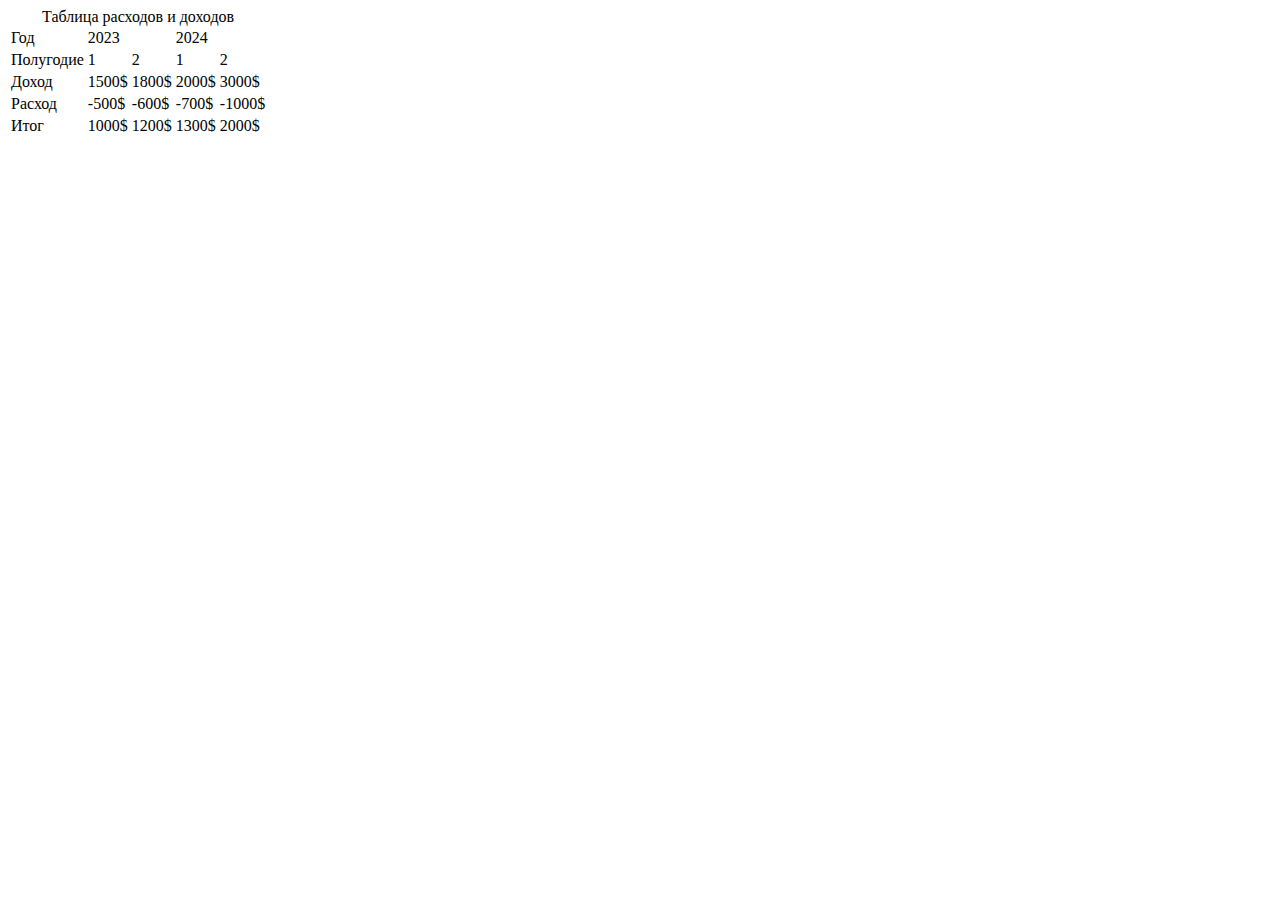
<file: exercise_5.4.html>
<!DOCTYPE html>
<html lang="en">
<head>
    <meta charset="UTF-8">
    <meta name="viewport" content="width=device-width, initial-scale=1.0">
    <title>Table</title>
</head>
<body>
    <section>
        <table>
            <caption>
                Таблица расходов и доходов
            </caption>
            <thead>
                <tr>
                    <td>Год</td>
                    <td colspan="2">2023</td>
                    <td colspan="2">2024</td>
                </tr>
                <tr>
                    <td>Полугодие</td>
                    <td>1</td>
                    <td>2</td>
                    <td>1</td>
                    <td>2</td>
                </tr>                
            </thead>
            <tbody>
                <tr>
                    <td>Доход</td>
                    <td>1500$</td>
                    <td>1800$</td>
                    <td>2000$</td>
                    <td>3000$</td>
                </tr>
                <tr>
                    <td>Расход</td>
                    <td>-500$</td>
                    <td>-600$</td>
                    <td>-700$</td>
                    <td>-1000$</td>
                </tr>
            </tbody>
            <tfoot>
                <tr>
                    <td>Итог</td>
                    <td>1000$</td>
                    <td>1200$</td>
                    <td>1300$</td>
                    <td>2000$</td>
                </tr>
            </tfoot>
        </table>
    </section>
</body>
</html>
</file>
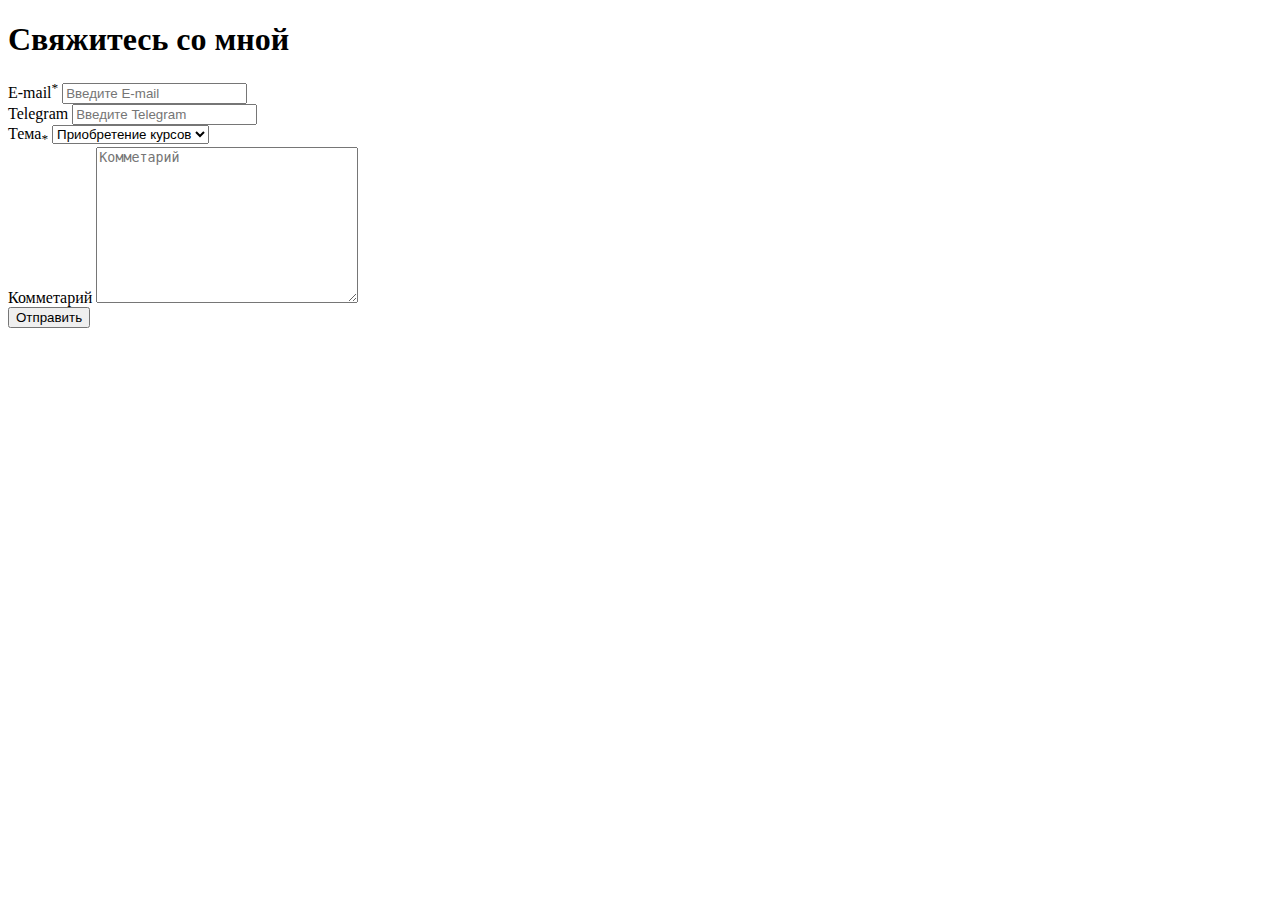
<file: exercise_6.11.html>
<!DOCTYPE html>
<html lang="en">
  <head>
    <meta charset="UTF-8" />
    <meta name="viewport" content="width=device-width, initial-scale=1.0" />
    <title>Document</title>
  </head>
  <body>
    <main>
      <h1>Свяжитесь со мной</h1>
      <form action="#" method="get">
        <div>
          <label for="email">E-mail<sup>*</sup></label>
          <input
            type="email"
            placeholder="Введите E-mail"
            name="email"
            id="email"
            required
          />
        </div>
        <div>
          <label for="telegram">Telegram</label>
          <input
            type="text"
            placeholder="Введите Telegram"
            name="telegram"
            id="telegram"
          />
        </div>
        <div>
          <label for="theme">Тема<sub>*</sub></label>
          <select name="theme" id="theme" required> 
            <option value="1">Приобретение курсов</option>
            <option value="feedback">Обратная связь</option>
          </select>
        </div>
        <div>
            <label for="comment">Комметарий</label>
          <textarea
            name="comment"
            id="comment"
            placeholder="Комметарий"
            cols="30"
            rows="10"
          ></textarea>
        </div>
        <button>Отправить</button>
      </form>
    </main>
  </body>
</html>
</file>
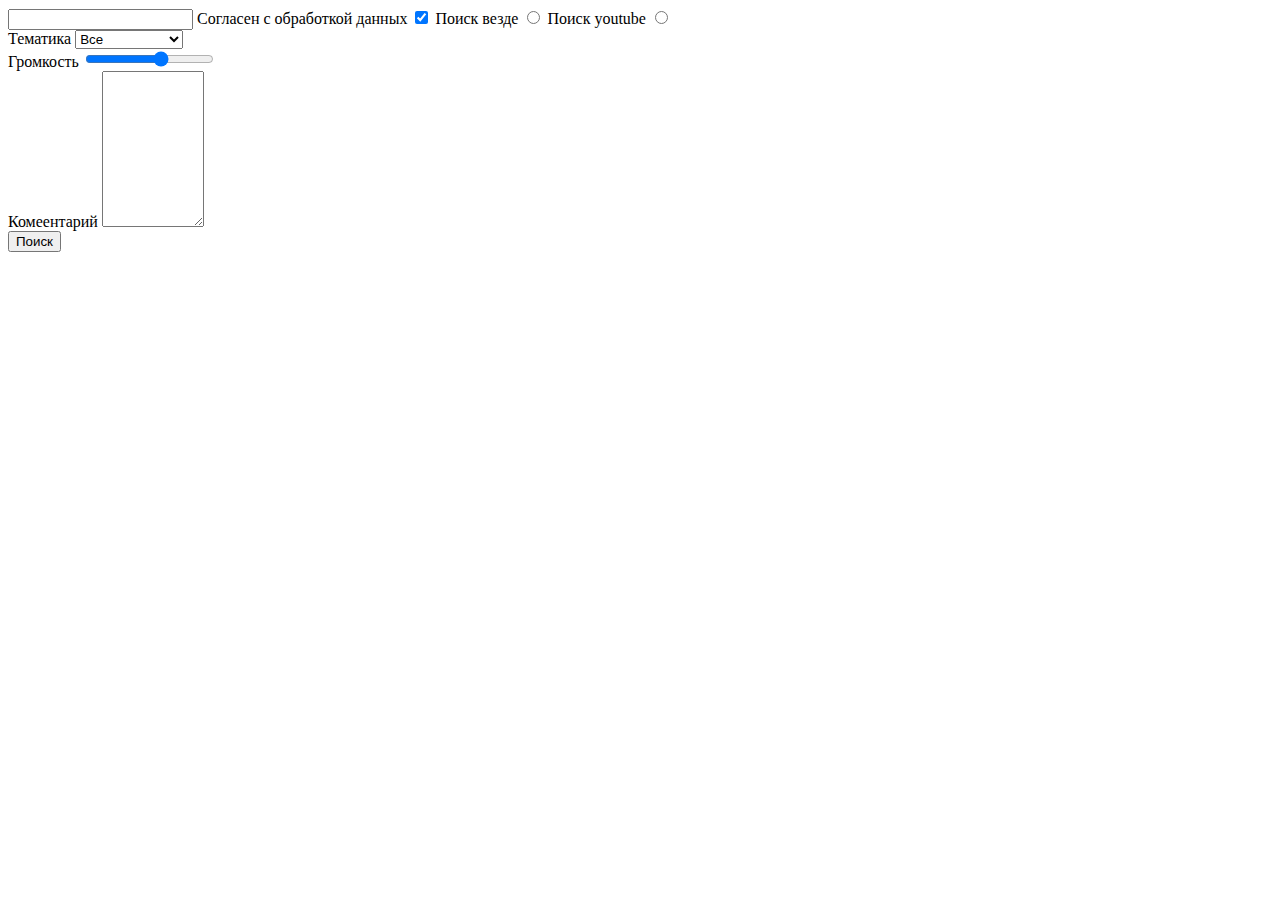
<file: exercise_6.6.html>
<!DOCTYPE html>
<html lang="en">
  <head>
    <meta charset="UTF-8" />
    <meta name="viewport" content="width=device-width, initial-scale=1.0" />
    <title>Document</title>
  </head>
  <body>
    <section>
      <form action="#">
        <input type="text" name="search_query" />
        <label for="agree">Согласен с обработкой данных</label>
        <input type="checkbox" name="agree" id="agree" checked />

        <label for="all">Поиск везде</label>
        <input type="radio" name="search" id="all" value="all" />

        <label for="youtube">Поиск youtube</label>
        <input type="radio" name="search" id="youtube" value="youtube" />
        <div>
          <label for="topic">Тематика</label>
          <select name="topic" id="topic">
              <optgroup label="Популярные"> 
                <option value="1">Все</option>
                <option value="2">Животные</option>
                <option value="3">Разработка</option>
            </optgroup>
              <optgroup label="Популярные"> 
                <option value="1">Все</option>
                <option value="2">Животные</option>
                <option value="3">Разработка</option>
            </optgroup>
          </select>
        </div>
        <div>
            <label for="volume">Громкость</label>
            <input type="range" name="volume" id="volume" min="0" max="10" step="2">
        </div>
        <div>
            <label for="comment">Комеентарий</label>
            <textarea name="comment" id="comment" rows="10" cols="10"></textarea>
        </div>
        <button>Поиск</button>
      </form>
    </section>
  </body>
</html>
</file>
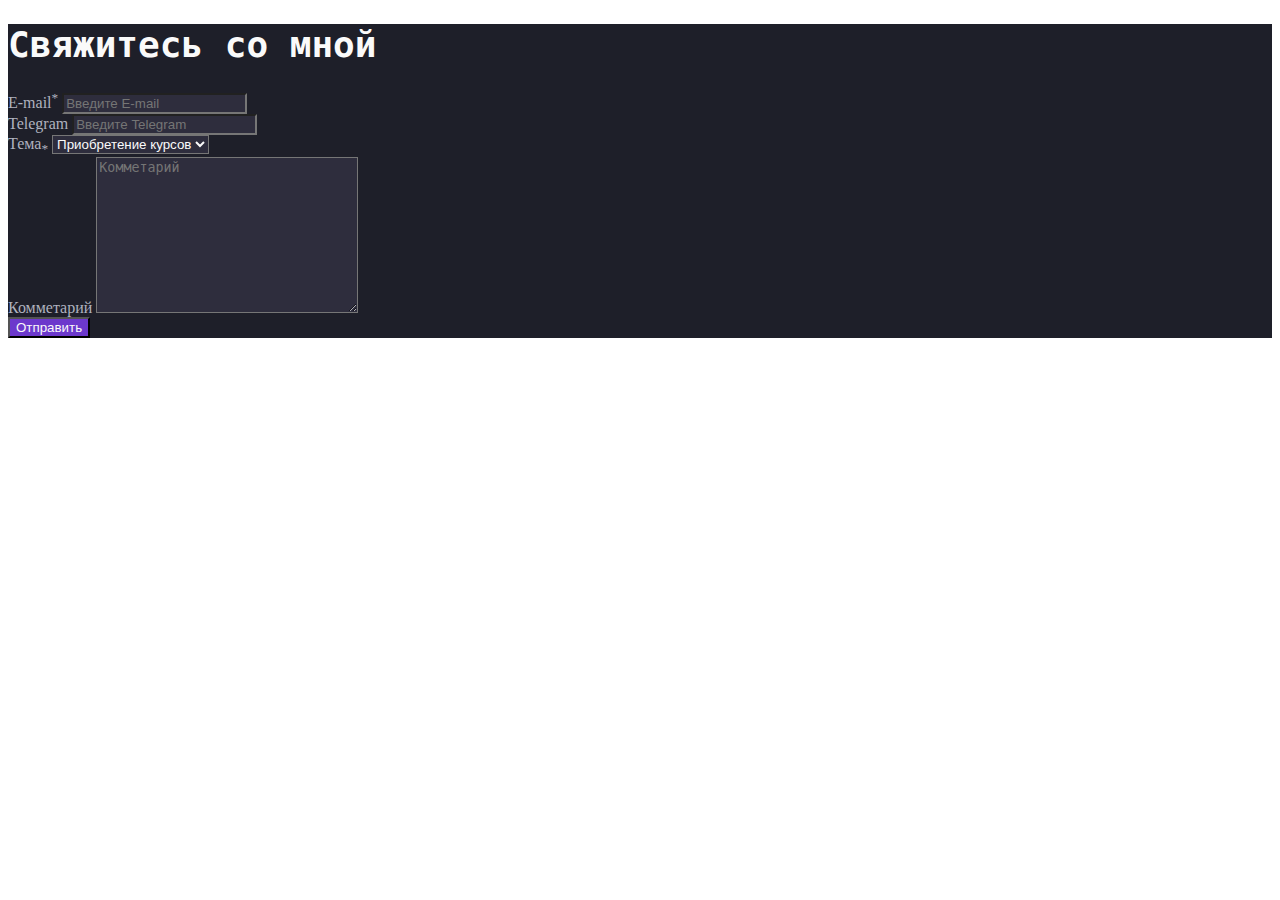
<file: exercise_7.5.html>
<!DOCTYPE html>
<html lang="en">
  <head>
    <meta charset="UTF-8" />
    <meta name="viewport" content="width=device-width, initial-scale=1.0" />
    <title>Document</title>
    <link rel="stylesheet" href="./styles/style_7.5.css">
  </head>
  <body>
    <main>
      <h1>Свяжитесь со мной</h1>
      <form action="#" method="get">
        <div>
          <label for="email">E-mail<sup>*</sup></label>
          <input
            type="email"
            placeholder="Введите E-mail"
            name="email"
            id="email"
            required
          />
        </div>
        <div>
          <label for="telegram">Telegram</label>
          <input
            type="text"
            placeholder="Введите Telegram"
            name="telegram"
            id="telegram"
          />
        </div>
        <div>
          <label for="theme">Тема<sub>*</sub></label>
          <select name="theme" id="theme" required> 
            <option value="1">Приобретение курсов</option>
            <option value="feedback">Обратная связь</option>
          </select>
        </div>
        <div>
            <label for="comment">Комметарий</label>
          <textarea
            name="comment"
            id="comment"
            placeholder="Комметарий"
            cols="30"
            rows="10"
          ></textarea>
        </div>
        <button>Отправить</button>
      </form>
    </main>
  </body>
</html>
</file>
<file: 1-Miro/styles/style.css>
* {
  box-sizing: border-box;
}

body {
  margin: 0px;
}

h1 {
  margin: 0 0 17px 0;
}

h2 {
  margin: 0 0 20px 0;
}

h1,
h2 {
  color: #050038;
  font-family: "Roboto", sans-serif;
  font-weight: 400;
  font-size: 48px;
  line-height: 56px;
  margin-top: 60px;
}

p {
  color: #050038;
  font-family: "Roboto", sans-serif;
  font-weight: 400;
  font-size: 18px;
  line-height: 24px;
}

header a {
  font-weight: 400;
  font-size: 16px;
  line-height: 24px;
  color: #050038;
  text-decoration: none;
}

nav ul li:nth-child(2n) {
  color: green;
}

/* p:not(.sectionText) {
  color: red;
} */
header {
  border-bottom: 1px solid #f0f0f0;
  margin-bottom: 60px;;
}

nav {
  padding: 33px 50px;
  max-width: 1200px;
  margin: 0 auto;
}

nav ul {
  list-style-type: none;
  display: flex;
  padding: 0;
  margin: 0;
  gap: 34px;
}

footer {
  background: #050038;
  padding: 47px 40px;
  
}
footer > div {
  max-width: 1200px;
  color: white;
  display: flex;
  margin: 0 auto;
  gap: 20px;
  padding: 0 40px;
}
footer a {
  color: white;
  text-decoration: none;
}

section {
  max-width: 1200px;
  margin: 0 auto;
  padding: 0 40px;
  margin-bottom: 140px;
}

.link {
  color: #4262ff;
  text-decoration: underline;
}

.link:hover {
  color: #0823ae;
}

.heroText {
  color: #050038;
  margin: 0 0 55px 0;
}

.sectionText {
  color: #696688;
  margin: 0 0 40px 0;
}

.heroForm {
  display: flex;
  flex-direction: column;
  gap: 10px;
}
.heroForm + p {
  font-weight: 400;
  font-size: 14px;
  line-height: 20px;
  color: #050038;
  margin: 8px 0 52px 0;
}

.heroForm input {
  border-radius: 32px;
  border: 1px solid #9b99af;
  height: 38px;
  padding: 5px 10px;
}

.heroForm button {
  border: 1px solid #4262ff;
  border-radius: 32px;
  padding: 10px 20px;
}

.heroForm input:focus {
  background-color: red;
}
.sectionList {
  list-style-type: none;
  /* list-style-image: url('../images/Frame.svg'); */
  /* list-style: url('../images/Frame.svg'); */
}

.sectionList li::marker {
  content: url("../images/Frame.svg");
}

.sectionList li::before {
  content: url("../images/Frame.svg");
}

.experiment {
  background: rgb(22, 22, 101);
  width: 400px;
  height: 300px;
  color: white;
  padding: 20px;
}

.border1 {
  border-width: 5px;
  border-style: solid;
  border-color: black;
  /* короткая запись */
  border: 2px solid gray;
  /* внутри или снаружи блока рисовать границы */
  box-sizing: border-box;
  border-radius: 20px;
}

#heroButton {
  background-color: #4262ff;
  transition: background-color 1s, border-radius 2s;
  color: #ffffff;
  height: 48px;
}

#heroButton:hover {
  background-color: #0d228c;
  border-radius: 50%;
}

#heroButton:active {
  background-color: #121835;
}

/* ul li:first-child {
    color: green;
} */

/* a::after {
    content: " ! ";
}

a::before {
    content: " ! ";
}

a::selection {
    background-color: red;
} */

.exp div {
  width: max(50%, 200px);
  height: 200px;
  background-color: #4262ff;
  margin: 10px;
  /* transition: margin-left 2s; */
}

.firstSection {
  display: flex;
  gap: 65px;
}

.section {
  display: flex;
  gap: 116px;
}

.section-reverse {
  flex-direction:row-reverse;
}
</file>
<file: 2-PurpleForm/styles/style.css>
* {
    box-sizing: border-box;
}

main {
    background-color: #1E1F29;
    width: 695px;
    height: 598px;
    border-radius: 10px;
    margin: 50px auto;
    padding: 48px;

}

h1 {
    font-size: 36px;
    font-weight: bold;
    font-family: 'Fira Sans', sans-serif;
    color: #FAFAFA;
    margin: 0 0 32px 0;
    text-align: center;
}

label {
    color: #AFB2BF;
}

input, select, textarea {
    background-color: #2E2D3D;
    color: #FAFAFA;    
    width: 100%;
    font-size: 16px;
    font-weight: 400;
    font-family: 'Fira Sans', sans-serif;
    line-height: 19px;    
    border-radius: 10px;
    border-style: none;
    padding-left: 48px;
    padding-top: 27px;
    margin: 0 0 16px 0;
    height: 58px;
}

textarea {
    height: 135px;
}

button {
    background-color: #6C38CC;
    font-size: 18px;
    font-weight: 400;
    line-height: 120%;
    font-family: 'Fira Sans', sans-serif;
    color: #FAFAFA;
    border: none;
    border-radius: 10px;
    padding: 12px 24px;
    width: 100%;
}

.inputField {
    position: relative;
}

.labelField {
    font-size: 12px;
    font-weight: 400;
    font-family: 'Fira Sans', sans-serif;
    line-height: 15px;
    position: absolute;
    top: 12px;
    left: 48px;
}

.icoInput {
    position: absolute;
    top: 17px;
    left: 17px;
}
</file>
<file: 3-PurpleSchool/styles/global.css>
:root {
	--color-primary: #6C38CC;
	--color-primary-hover: #5b2bb2;
	--color-secondary: #E47AD5;
	--color-text: #FAFAFA;
	--color-link-hover: #AFB2BF;
	--color-bg: #16171D;
	--color-bg-medium: #1E1F29;
	--color-bg-light: #2E2D3D;
	--color-stroke: #4D5064;
	--color-footer: #101114;

	--gradient: linear-gradient(93.33deg, #D77BE6 9.26%, #BE63E6 42.32%, #6C38CC 104.58%);
	
	--border-8: 8px;
	--border-10: 10px;
	--layout-width: 1172px;
}

* {
	box-sizing: border-box;
}

html {
	-webkit-font-smoothing: antialiased;
	-moz-osx-font-smoothing: grayscale;
	text-rendering: optimizeLegibility;
}

body {
	background: var(--color-bg);
	margin: 0;
	font-family: 'Fira Sans', sans-serif;
	font-style: normal;
	font-weight: 400;
}

a {
	text-decoration: none;
}
</file>
<file: 3-PurpleSchool/styles/footer.css>
.footer {
	background-color: var(--color-footer);
}

.footer__wrapper {
	max-width: var(--layout-width);
	margin: 0 auto;
	padding: 60px 24px 100px;
}

.footer__social {
	display: flex;
	justify-content: space-between;
	margin-bottom: 36px;
	gap: 24px;
}

.footer__menu {
	display: flex;
	gap: 24px 80px;
	margin-bottom: 48px;
}

.footer__menu-header {
	font-weight: 400;
	font-size: 16px;
	line-height: 120%;
	color: var(--color-secondary);
}

.menu-small {
	list-style: none;
	padding: 0;
}

.menu-small__item {
	font-weight: 400;
	font-size: 18px;
	line-height: 120%;
	color: var(--color-link-hover);
	margin-bottom: 12px;
}

.menu-small__item a {
	color: var(--color-text);
}

.menu-small__item a:hover {
	color: var(--color-link-hover);
}

.footer__copywrite {
	font-weight: 400;
	font-size: 16px;
	line-height: 150%;
	color: var(--color-link-hover);
}

@media (max-width: 860px) {
	.footer__menu {
		flex-direction: column;
		margin-bottom: 24px;
	}
}

@media (max-width: 640px) {
	.footer__social {
		flex-direction: column;
	}
}
</file>
<file: 3-PurpleSchool/styles/header.css>
/* Header */

.header {
	background-color: var(--color-bg-medium);
}

.header__wrapper {
	max-width: var(--layout-width);
	margin: 0 auto;
	display: flex;
	justify-content: space-between;
	align-items: center;
	padding: 40px 24px;
}

.header__login {
	display: flex;
	gap: 8px;
	align-items: center;
	font-size: 18px;
	line-height: 120%;
	color: var(--color-text);	
	cursor: pointer;
}

.header__login:hover {
	color: var(--color-link-hover);
}

.header__mobile-menu-button {
	display: none;
	background: none;
	border: none;
	cursor: pointer;
}

@media (max-width: 960px) {
	.header__login {
		display: none;
	}

	.header__mobile-menu-button {
		display: block;
	}
}

@media (max-width: 640px) {
	.header__wrapper {
		padding: 30px 24px;
	}
}

@media (max-width: 480px) {
	.header__logo {
		max-width: 174px;
	}
}

/* Menu */

.menu {
	list-style: none;
	display: flex;
	gap: 40px;
	margin: 0;
}

.menu__item {
	padding: 8px 16px;
}

.menu__item a {
	cursor: pointer;
	font-size: 18px;
	line-height: 120%;
	color: var(--color-text);
}

.menu__item:hover a {
	color: var(--color-link-hover);
}

.menu__item_active {
	border: 1px solid var(--color-stroke);
	border-radius: var(--border-8);
}

@media (max-width: 960px) {
	.menu {
		display: none;
	}
}
</file>
<file: 3-PurpleSchool/styles/components.css>
/* Section */

.section_light {
	background-color: var(--color-bg-medium);
}

.section__wrapper {
	max-width: var(--layout-width);
	margin: 0 auto;
	padding: 100px 24px;
}

/* Button */
.button {
	padding: 16px 32px;
	color: var(--color-text);
	background: none;
	border: none;
	font-weight: 400;
	font-size: 18px;
	line-height: 120%;
	border-radius: var(--border-10);
	cursor: pointer;
	display: inline-block;
	text-align: center;
}

.button_primary {
	background: var(--color-primary);
}

.button_primary:hover {
	background: var(--color-primary-hover);
}

.button_ghost {
	border: 1px solid var(--color-stroke);
}

.button_ghost:hover {
	background: var(--color-bg-light);
}

@media (max-width: 640px) {
	.button {
		padding: 12px 32px;
	}
}

/* Social */
.social-icons {
	display: flex;
	align-items: center;
	gap: 24px;
}

.social-icons__icon {
	border: 1px solid var(--color-stroke);
	border-radius: var(--border-8);
	text-decoration: none;
	padding: 11px;
	width: 48px;
	height: 48px;
}

.social-icons__icon:hover {
	background-color: var(--color-bg-medium);
}

/* Headling */

.headling {
	margin-bottom: 32px;
}

.headling__top {
	font-weight: 400;
	font-size: 18px;
	line-height: 120%;
	color: var(--color-secondary);
	margin-bottom: 8px;
}

.headling__buttom {
	font-weight: 400;
	font-size: 46px;
	line-height: 120%;
	color: var(--color-text);
	margin: 0 0 32px 0;
}

@media (max-width: 860px) {
	.headling__buttom {
		font-weight: 400;
		font-size: 34px;
		line-height: 120%;
	}
}


/* Paragraph */

.paragraph {
	font-weight: 400;
	font-size: 18px;
	line-height: 150%;
	color: var(--color-text);
	max-width: 787px;
}

.paragraph_32 {
	margin-bottom: 32px;
}

/* Card */

.card {
	background: var(--color-bg-medium);
	border-radius: var(--border-10);
}

.card__32 {
	padding: 32px;
}

/* post-wrapper */

.post-wrapper {
	margin-top: 48px;
	display: flex;
	flex-direction: column;
	gap: 36px;
	margin-bottom: 48px;
}

/* post */

.post {
	display: flex;
	justify-content: space-between;
	gap: 32px;
}

.post__button a {
	display: block;
}

.post__stats {
	display: flex;
	gap: 32px;
}

.post__stat {
	display: flex;
	align-items: center;
	gap: 4px;
	color: var(--color-link-hover);
	font-weight: 400;
	font-size: 16px;
	line-height: 120%;
}

.post__content {
	display: flex;
	flex-direction: column;
	gap: 12px;
}

.post__header {
	font-weight: 700;
	font-size: 24px;
	line-height: 120%;
	color: var(--color-text);
	margin: 0;
}

.post__description {
	font-weight: 400;
	font-size: 16px;
	line-height: 150%;
	color: var(--color-text);
}

@media (max-width: 860px) {
	.post {
		flex-direction: column;
	}

	.post__header {
		font-size: 21px;
	}
}

/* chip */

.chip {
	font-weight: 400;
	font-size: 18px;
	line-height: 120%;
	color: var(--color-text);
	padding: 8px 16px;
	border: 1px solid var(--color-stroke);
	border-radius: var(--border-10);
	background: none;
	cursor: pointer;
    white-space: nowrap;
}

.chip:hover {
	background: var(--color-bg-medium);
}

.chip_active {
	background: var(--color-primary);
	border: none;
}

.chip_active:hover {
	background: var(--color-primary-hover);
}

/* Course Card */

.course-card {
	background: var(--color-bg-medium);
	border-radius: var(--border-10);
	color: var(--color-text);
}
</file>
<file: 3-PurpleSchool/styles/page.css>
.hero {
	max-width: var(--layout-width);
	margin: 0 auto;
	display: flex;
	justify-content: space-between;
	align-items: center;
	padding: 40px 24px;
}

.hero__left {
	display: flex;
	flex-direction: column;
	gap: 32px;
}

.hero__h1 {
	margin: 0;
	font-weight: 700;
	font-size: 54px;
	line-height: 100%;
	color: var(--color-text);
}

.hero__h1_gradient {
	background: var(--gradient);
	-webkit-background-clip: text;
	-webkit-text-fill-color: transparent;
	background-clip: text;
	text-fill-color: transparent;
}

.hero__cta {
	display: flex;
	gap: 32px;
}

.button-more {
	text-align: center;
}

.chip_wrapper {
	display: flex;
	gap: 24px;
	overflow: scroll;
	margin: 0 -24px 32px -24px;
	padding-left: 24px;
	scrollbar-width: 0;
}

.chip_wrapper::-webkit-scrollbar {
	display: none;
}

.courses_wrapper {
	display: grid;
	grid-template-columns: repeat(3, 1fr);
	gap: 70px;
}

@media (max-width: 1200px) {
	.hero {
		flex-direction: column;
	}

	.hero__h1 {
		text-align: center;
	}
	
	.hero__cta {
		justify-content: center;
	}
}

@media (max-width: 640px) {
	.hero__h1 {
		font-size: 30px;
		line-height: 120%;
	}
	
	.hero__right {
		width: 100%;
	}

	.hero {
		padding: 0 24px;
	}
}

@media (max-width: 480px) {
	.hero__cta {
		gap: 16px;
	}
}
</file>
<file: 4-Grid/styles/style.css>
:root {
    --color-primary: #6C38CC;
    --color-primary-hover: #5226a3;
    --color-secondary: #E47AD5;
    --color-text: #fafafa;
    --color-hover-text: #AFB2BF;
    --color-bg: #16171D;
    --color-bg-medium: #1E1F29;
    --color-bg-light: #2E2D3D;
    --color-footer: #101114;
    --color-stroke: #4D5064;
  
    --gradient: linear-gradient(93.33deg, #D77BE6 9.26%, #BE63E6 42.32%, #6C38CC 104.58%);
    --border-5: 5px;
    --border-8: 8px;
    --border-10: 10px;
    --layout-width: 1172px;
  }
  
* {
    box-sizing: border-box;
  }
  
  html {  
    -webkit-font-smoothing: antialiased;
    -moz-osx-font-smoothing: grayscale;
    text-rendering: optimizeLegibility;
  }
  
  body {
    background-color: var(--color-bg);
    margin: 0;  
    font-family: "Fira Sans", sans-serif;
    font-style: normal;
    font-weight: 400;
    margin: 30px;
  }

  .item {
    color: var(--color-text);
    font-size: 24px;
    font-weight: 700;
    border: 2px solid var(--color-primary);
    text-align: center;
    padding: 15px;
  }

  .wrapper {
    display: grid;
    /* grid-template-columns: repeat(auto-fit, 100px); */
    /* grid-template-columns: repeat(auto-fill, 100px); */
    /* grid-template-columns: repeat(auto-fill, minmax(150px, 1fr)); */
    /* grid-template-columns: repeat(auto-fit, minmax(150px, 1fr)); */
    grid-template-columns: repeat(4, 100px);
    /* grid-template-columns: [s-left] 200px 200px [sidebar] 1fr 1fr []s-right; */
    /* grid-template-rows: 100px 100px;
    grid-auto-rows: 50px 200px; */
    /* grid-auto-flow: column; */
    gap: 15px;
    /* justify-content: center; */
    /* justify-items: center; */
  }

  /* .item_11 { */
    /* grid-column: span 8; */
    /* grid-row: span 2; */
    /* width: 800px; */
    /* grid-column-start: 1;
    grid-column-end: -1; */
    /* grid-column: span 2 / 3; */
  /* } */

  .item_9 {
    grid-column: s-left / sidebar;
  }
</file>
<file: styles/style_7.5.css>
label {
    color: #AFB2BF;
}

input, select, textarea {
    background-color: #2E2D3D;
    color: #FAFAFA;    
}

button {
    background-color: #6C38CC;
    color: #FAFAFA;
}

h1 {
    font-size: 36px;
    font-weight: bold;
    font-family: 'Fira Sans', monospace;
    color: #FAFAFA;

}

main {
    background-color: #1E1F29;
}
</file>
